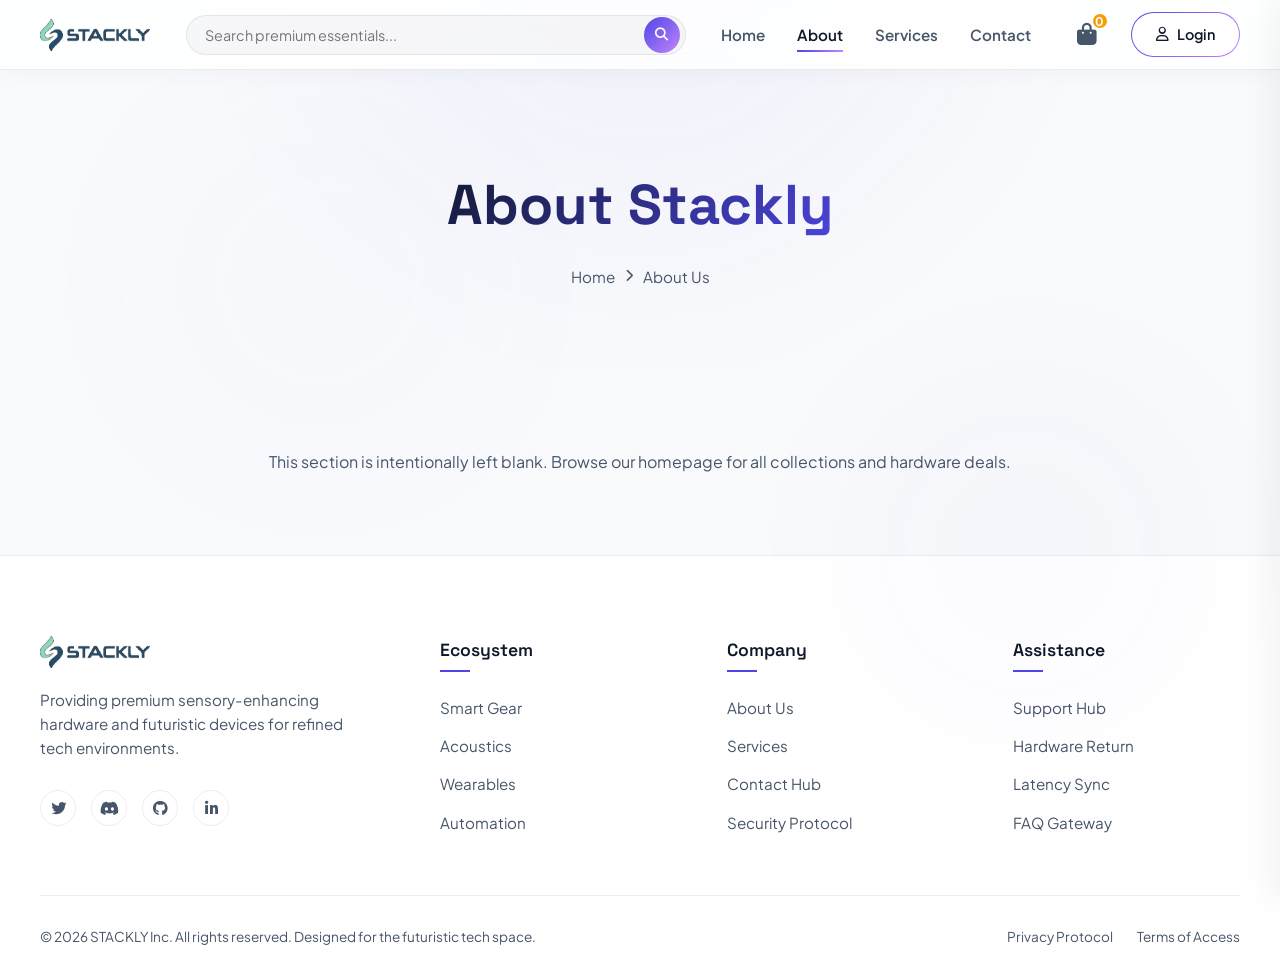
<file: about.html>
<!DOCTYPE html>
<html lang="en">
<head>
  <meta charset="UTF-8">
  <meta name="viewport" content="width=device-width, initial-scale=1.0">
  <title>About Us - Stackly Store</title>
  <meta name="description" content="Learn about Stackly, our technology-led curation ethos and our mission to build premium sensory environments.">
  
  <!-- FontAwesome for Premium Icons -->
  <link rel="stylesheet" href="https://cdnjs.cloudflare.com/ajax/libs/font-awesome/6.4.0/css/all.min.css">
  
  <!-- Custom Stylesheet -->
  <link rel="stylesheet" href="css/style.css">
</head>
<body class="preloader-active">

  <!-- preloader -->
  <div class="preloader" id="page-preloader">
    <div class="preloader-panel preloader-panel-left"></div>
    <div class="preloader-panel preloader-panel-right"></div>
    <div class="preloader-content" id="preloader-text-area">
      <div class="loader-container">
        <div class="loader-ring"></div>
        <div class="loader-ring-inner"></div>
        <img src="assets/images/stackly_symbol.png" class="loader-icon" alt="Stackly Logo" style="width: 45px; height: auto;">
      </div>
      <div class="loader-text">STACKLY</div>
    </div>
  </div>

  <!-- Background Orbs -->
  <div class="bg-glow-orb glow-purple" style="top: 10%; left: 10%;"></div>
  <div class="bg-glow-orb glow-blue" style="top: 40%; right: 5%;"></div>

  <!-- ==========================================
       NAVIGATION BAR
       ========================================== -->
  <header class="navbar-container scrolled" id="main-header">
    <nav class="navbar">
      <!-- Logo -->
      <a href="index.html" class="nav-logo" id="logo-home">
        <img src="assets/images/stackly_logo.png" class="stackly-logo" alt="Stackly Logo">
      </a>

      <!-- Search Bar -->
      <div class="nav-search">
        <input type="text" placeholder="Search premium essentials..." class="nav-search-input" id="search-input">
        <button class="nav-search-btn" id="search-submit" aria-label="Search button">
          <i class="fa-solid fa-magnifying-glass"></i>
        </button>
      </div>

      <!-- Navigation Links -->
      <ul class="nav-links">
        <li><a href="index.html" class="nav-link" id="link-home">Home</a></li>
        <li><a href="404.html" class="nav-link active" id="link-about">About</a></li>
        <li><a href="404.html" class="nav-link" id="link-services">Services</a></li>
        <li><a href="404.html" class="nav-link" id="link-contact">Contact</a></li>
        </ul>

      <!-- Action Elements -->
      <div class="nav-actions">
        <!-- Cart Trigger -->
        <button class="cart-icon-btn" id="cart-drawer-trigger" aria-label="Open shopping cart">
          <i class="fa-solid fa-bag-shopping"></i>
          <span class="cart-badge" id="cart-badge-count">0</span>
        </button>
        <!-- Login Button -->
        <a href="404.html" class="btn-login" id="nav-login-btn">
          <i class="fa-regular fa-user"></i> Login
        </a>
        <!-- Mobile Toggle -->
        <i class="fa-solid fa-bars mobile-menu-btn" id="mobile-menu-toggle"></i>
      </div>
    </nav>
  </header>

  <!-- ==========================================
       SLIDE-OUT CART DRAWER
       ========================================== -->
  <div class="cart-drawer-overlay" id="cart-overlay"></div>
  <aside class="cart-drawer" id="cart-drawer-panel">
    <div class="cart-header">
      <h3><i class="fa-solid fa-bag-shopping" style="color: var(--color-primary);"></i> Your Stackly Cart</h3>
      <button class="cart-close-btn" id="cart-drawer-close" aria-label="Close cart drawer">
        <i class="fa-solid fa-xmark"></i>
      </button>
    </div>
    <div class="cart-items-container" id="cart-items-list">
      <div class="cart-empty-message" id="cart-empty-prompt">
        <i class="fa-solid fa-basket-shopping"></i>
        <p>Your shopping cart is empty.</p>
      </div>
    </div>
    <div class="cart-footer">
      <div class="cart-subtotal">
        <span>Subtotal</span>
        <span id="cart-total-price">$0.00</span>
      </div>
      <button class="cart-checkout-btn" id="checkout-action-btn">
        <i class="fa-solid fa-circle-check"></i> Secure Checkout
      </button>
    </div>
  </aside>

  <!-- ==========================================
       MAIN CONTENTS
       ========================================== -->
  <main>
    <section class="inner-page-hero">
      <div class="section-container">
        <h1 class="inner-page-title">About <span>Stackly</span></h1>
        <div class="inner-page-breadcrumbs">
          <a href="index.html">Home</a>
          <i class="fa-solid fa-chevron-right"></i>
          <span>About Us</span>
        </div>
      </div>
    </section>

    <!-- Empty Content Area as requested -->
    <div class="inner-page-content">
      <div class="section-container" style="text-align: center; color: var(--text-muted);">
        <p>This section is intentionally left blank. Browse our homepage for all collections and hardware deals.</p>
      </div>
    </div>
  </main>

  <!-- ==========================================
       FOOTER
       ========================================== -->
  <footer class="footer" id="main-footer">
    <div class="section-container">
      <div class="footer-top">
        <div class="footer-logo-area">
          <div class="footer-logo">
            <img src="assets/images/stackly_logo.png" class="stackly-logo" alt="Stackly Logo">
          </div>
          <p class="footer-desc">Providing premium sensory-enhancing hardware and futuristic devices for refined tech environments.</p>
          <div class="footer-socials">
            <a href="404.html" class="social-link" aria-label="Stackly on Twitter"><i class="fa-brands fa-twitter"></i></a>
            <a href="404.html" class="social-link" aria-label="Stackly on Discord"><i class="fa-brands fa-discord"></i></a>
            <a href="404.html" class="social-link" aria-label="Stackly on Github"><i class="fa-brands fa-github"></i></a>
            <a href="404.html" class="social-link" aria-label="Stackly on Linkedin"><i class="fa-brands fa-linkedin-in"></i></a>
          </div>
        </div>
        <div class="footer-col">
          <h5>Ecosystem</h5>
          <div class="footer-links">
            <a href="index.html#section-categories">Smart Gear</a>
            <a href="index.html#section-categories">Acoustics</a>
            <a href="index.html#section-categories">Wearables</a>
            <a href="index.html#section-categories">Automation</a>
          </div>
        </div>
        <div class="footer-col">
          <h5>Company</h5>
          <div class="footer-links">
            <a href="404.html">About Us</a>
            <a href="404.html">Services</a>
            <a href="404.html">Contact Hub</a>
            <a href="404.html">Security Protocol</a>
          </div>
        </div>
        <div class="footer-col">
          <h5>Assistance</h5>
          <div class="footer-links">
            <a href="404.html">Support Hub</a>
            <a href="404.html">Hardware Return</a>
            <a href="404.html">Latency Sync</a>
            <a href="404.html">FAQ Gateway</a>
          </div>
        </div>
      </div>
      <div class="footer-bottom">
        <p>&copy; 2026 STACKLY Inc. All rights reserved. Designed for the futuristic tech space.</p>
        <div class="footer-legal-links">
          <a href="404.html">Privacy Protocol</a>
          <a href="404.html">Terms of Access</a>
        </div>
      </div>
    </div>
  </footer>

  <!-- App Main Logic Script -->
  <script src="js/app.js"></script>
  </div>

</body>
</html>
</file>
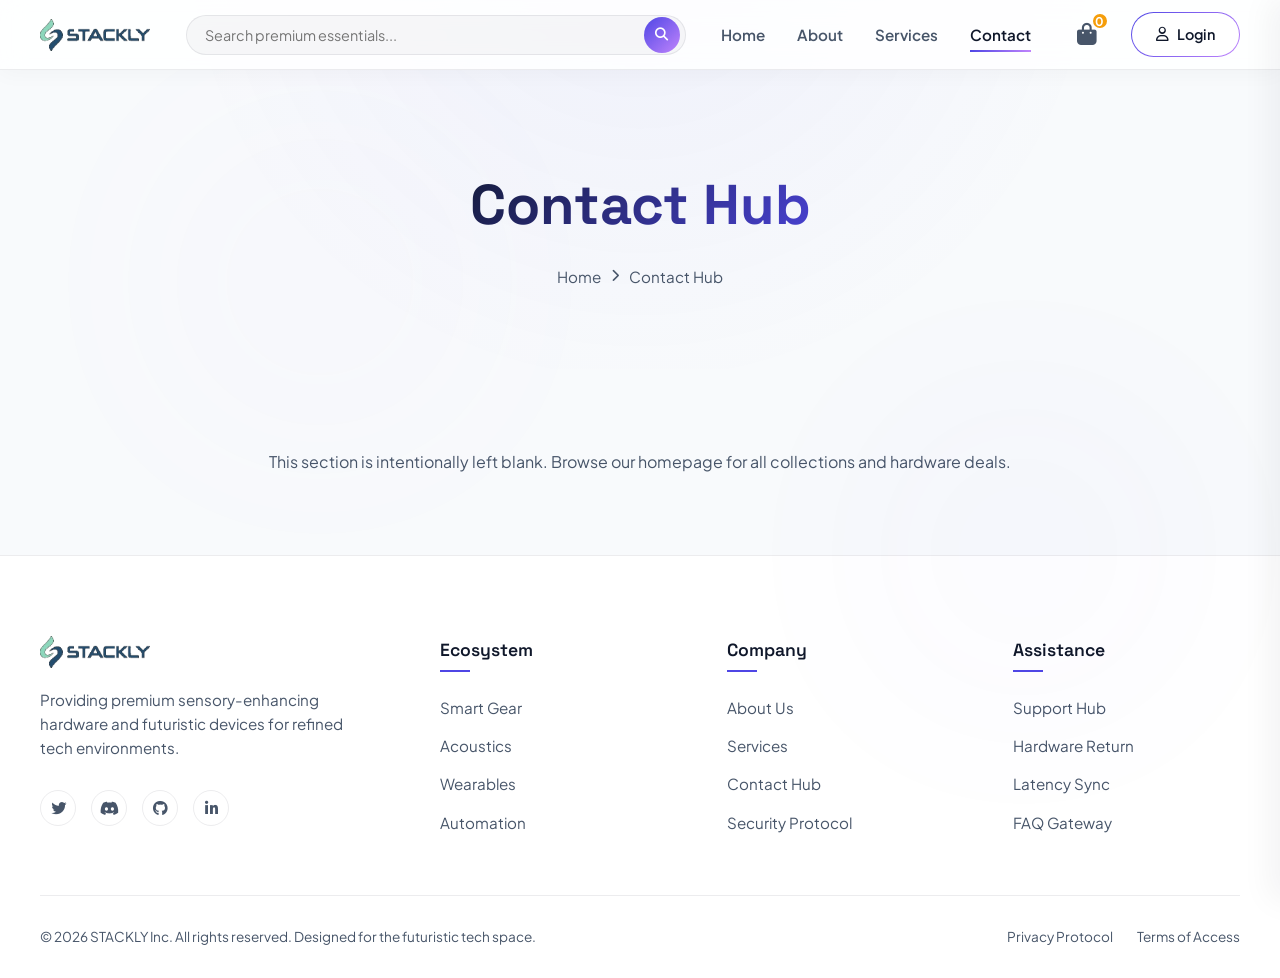
<file: contact.html>
<!DOCTYPE html>
<html lang="en">
<head>
  <meta charset="UTF-8">
  <meta name="viewport" content="width=device-width, initial-scale=1.0">
  <title>Contact Hub - Stackly Store</title>
  <meta name="description" content="Connect with Stackly support, engineering specialists, and product development nodes.">
  
  <!-- FontAwesome for Premium Icons -->
  <link rel="stylesheet" href="https://cdnjs.cloudflare.com/ajax/libs/font-awesome/6.4.0/css/all.min.css">
  
  <!-- Custom Stylesheet -->
  <link rel="stylesheet" href="css/style.css">
</head>
<body class="preloader-active">

  <!-- preloader -->
  <div class="preloader" id="page-preloader">
    <div class="preloader-panel preloader-panel-left"></div>
    <div class="preloader-panel preloader-panel-right"></div>
    <div class="preloader-content" id="preloader-text-area">
      <div class="loader-container">
        <div class="loader-ring"></div>
        <div class="loader-ring-inner"></div>
        <img src="assets/images/stackly_symbol.png" class="loader-icon" alt="Stackly Logo" style="width: 45px; height: auto;">
      </div>
      <div class="loader-text">STACKLY</div>
    </div>
  </div>

  <!-- Background Orbs -->
  <div class="bg-glow-orb glow-purple" style="top: 10%; left: 10%;"></div>
  <div class="bg-glow-orb glow-blue" style="top: 40%; right: 5%;"></div>

  <!-- ==========================================
       NAVIGATION BAR
       ========================================== -->
  <header class="navbar-container scrolled" id="main-header">
    <nav class="navbar">
      <!-- Logo -->
      <a href="index.html" class="nav-logo" id="logo-home">
        <img src="assets/images/stackly_logo.png" class="stackly-logo" alt="Stackly Logo">
      </a>

      <!-- Search Bar -->
      <div class="nav-search">
        <input type="text" placeholder="Search premium essentials..." class="nav-search-input" id="search-input">
        <button class="nav-search-btn" id="search-submit" aria-label="Search button">
          <i class="fa-solid fa-magnifying-glass"></i>
        </button>
      </div>

      <!-- Navigation Links -->
      <ul class="nav-links">
        <li><a href="index.html" class="nav-link" id="link-home">Home</a></li>
        <li><a href="404.html" class="nav-link" id="link-about">About</a></li>
        <li><a href="404.html" class="nav-link" id="link-services">Services</a></li>
        <li><a href="404.html" class="nav-link active" id="link-contact">Contact</a></li>
        </ul>

      <!-- Action Elements -->
      <div class="nav-actions">
        <!-- Cart Trigger -->
        <button class="cart-icon-btn" id="cart-drawer-trigger" aria-label="Open shopping cart">
          <i class="fa-solid fa-bag-shopping"></i>
          <span class="cart-badge" id="cart-badge-count">0</span>
        </button>
        <!-- Login Button -->
        <a href="404.html" class="btn-login" id="nav-login-btn">
          <i class="fa-regular fa-user"></i> Login
        </a>
        <!-- Mobile Toggle -->
        <i class="fa-solid fa-bars mobile-menu-btn" id="mobile-menu-toggle"></i>
      </div>
    </nav>
  </header>

  <!-- ==========================================
       SLIDE-OUT CART DRAWER
       ========================================== -->
  <div class="cart-drawer-overlay" id="cart-overlay"></div>
  <aside class="cart-drawer" id="cart-drawer-panel">
    <div class="cart-header">
      <h3><i class="fa-solid fa-bag-shopping" style="color: var(--color-primary);"></i> Your Stackly Cart</h3>
      <button class="cart-close-btn" id="cart-drawer-close" aria-label="Close cart drawer">
        <i class="fa-solid fa-xmark"></i>
      </button>
    </div>
    <div class="cart-items-container" id="cart-items-list">
      <div class="cart-empty-message" id="cart-empty-prompt">
        <i class="fa-solid fa-basket-shopping"></i>
        <p>Your shopping cart is empty.</p>
      </div>
    </div>
    <div class="cart-footer">
      <div class="cart-subtotal">
        <span>Subtotal</span>
        <span id="cart-total-price">$0.00</span>
      </div>
      <button class="cart-checkout-btn" id="checkout-action-btn">
        <i class="fa-solid fa-circle-check"></i> Secure Checkout
      </button>
    </div>
  </aside>

  <!-- ==========================================
       MAIN CONTENTS
       ========================================== -->
  <main>
    <section class="inner-page-hero">
      <div class="section-container">
        <h1 class="inner-page-title">Contact <span>Hub</span></h1>
        <div class="inner-page-breadcrumbs">
          <a href="index.html">Home</a>
          <i class="fa-solid fa-chevron-right"></i>
          <span>Contact Hub</span>
        </div>
      </div>
    </section>

    <!-- Empty Content Area as requested -->
    <div class="inner-page-content">
      <div class="section-container" style="text-align: center; color: var(--text-muted);">
        <p>This section is intentionally left blank. Browse our homepage for all collections and hardware deals.</p>
      </div>
    </div>
  </main>

  <!-- ==========================================
       FOOTER
       ========================================== -->
  <footer class="footer" id="main-footer">
    <div class="section-container">
      <div class="footer-top">
        <div class="footer-logo-area">
          <div class="footer-logo">
            <img src="assets/images/stackly_logo.png" class="stackly-logo" alt="Stackly Logo">
          </div>
          <p class="footer-desc">Providing premium sensory-enhancing hardware and futuristic devices for refined tech environments.</p>
          <div class="footer-socials">
            <a href="404.html" class="social-link" aria-label="Stackly on Twitter"><i class="fa-brands fa-twitter"></i></a>
            <a href="404.html" class="social-link" aria-label="Stackly on Discord"><i class="fa-brands fa-discord"></i></a>
            <a href="404.html" class="social-link" aria-label="Stackly on Github"><i class="fa-brands fa-github"></i></a>
            <a href="404.html" class="social-link" aria-label="Stackly on Linkedin"><i class="fa-brands fa-linkedin-in"></i></a>
          </div>
        </div>
        <div class="footer-col">
          <h5>Ecosystem</h5>
          <div class="footer-links">
            <a href="index.html#section-categories">Smart Gear</a>
            <a href="index.html#section-categories">Acoustics</a>
            <a href="index.html#section-categories">Wearables</a>
            <a href="index.html#section-categories">Automation</a>
          </div>
        </div>
        <div class="footer-col">
          <h5>Company</h5>
          <div class="footer-links">
            <a href="404.html">About Us</a>
            <a href="404.html">Services</a>
            <a href="404.html">Contact Hub</a>
            <a href="404.html">Security Protocol</a>
          </div>
        </div>
        <div class="footer-col">
          <h5>Assistance</h5>
          <div class="footer-links">
            <a href="404.html">Support Hub</a>
            <a href="404.html">Hardware Return</a>
            <a href="404.html">Latency Sync</a>
            <a href="404.html">FAQ Gateway</a>
          </div>
        </div>
      </div>
      <div class="footer-bottom">
        <p>&copy; 2026 STACKLY Inc. All rights reserved. Designed for the futuristic tech space.</p>
        <div class="footer-legal-links">
          <a href="404.html">Privacy Protocol</a>
          <a href="404.html">Terms of Access</a>
        </div>
      </div>
    </div>
  </footer>

  <!-- App Main Logic Script -->
  <script src="js/app.js"></script>
  </div>

</body>
</html>
</file>
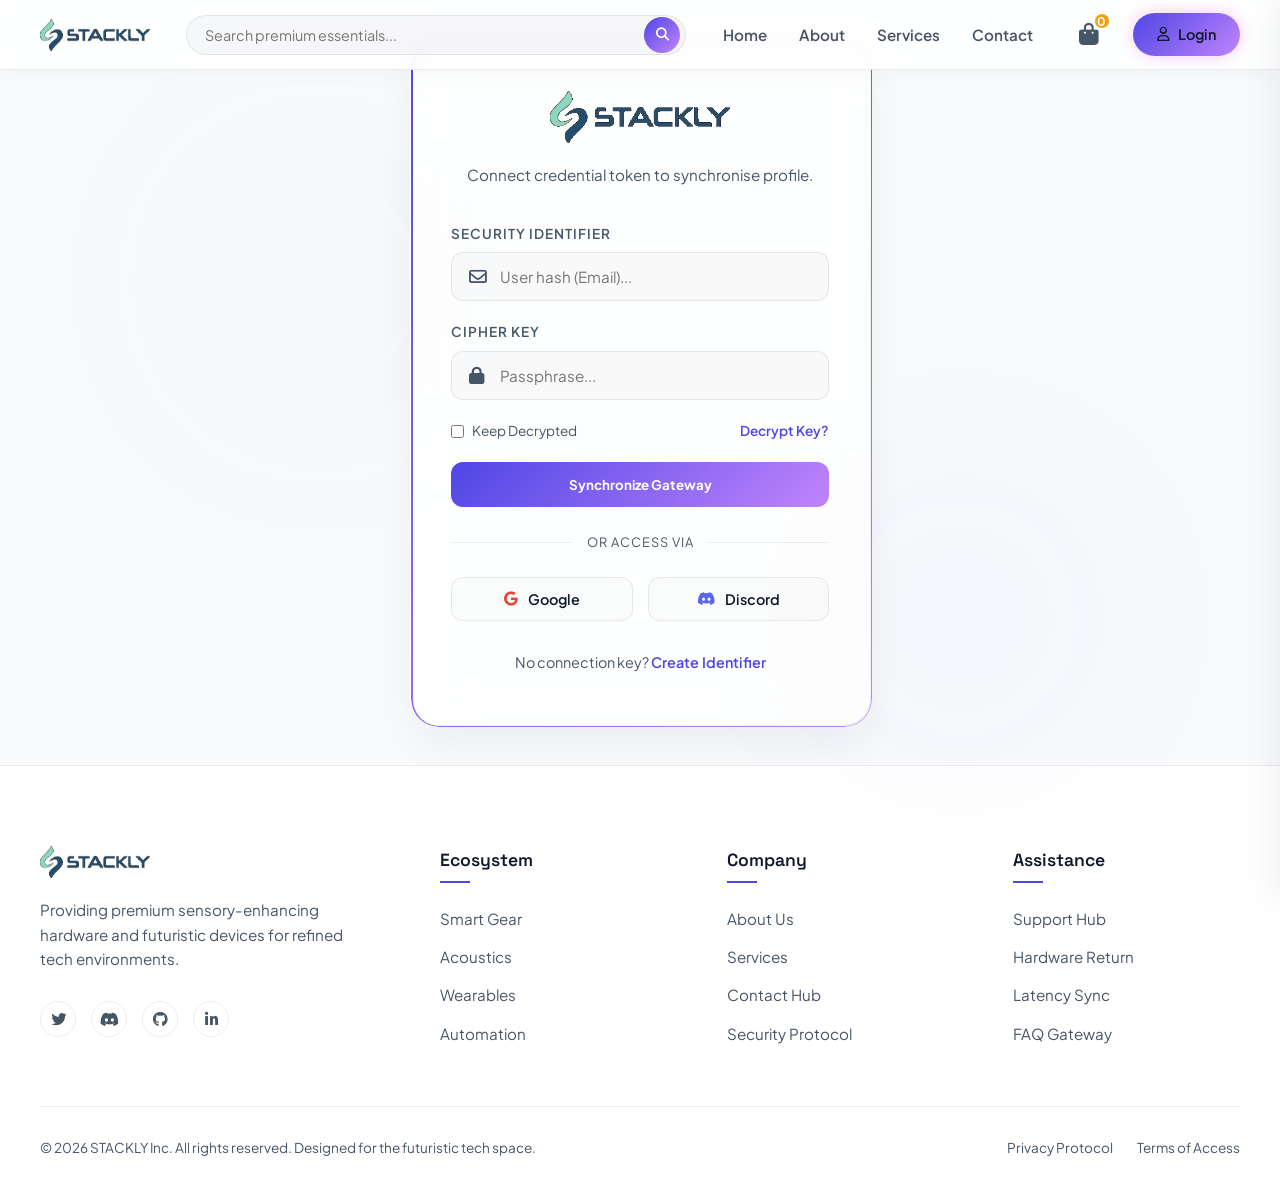
<file: login.html>
<!DOCTYPE html>
<html lang="en">
<head>
  <meta charset="UTF-8">
  <meta name="viewport" content="width=device-width, initial-scale=1.0">
  <title>Login - Stackly Store</title>
  <meta name="description" content="Access your Stackly dashboard, track orders, and sync telemetry.">
  
  <!-- FontAwesome for Premium Icons -->
  <link rel="stylesheet" href="https://cdnjs.cloudflare.com/ajax/libs/font-awesome/6.4.0/css/all.min.css">
  
  <!-- Custom Stylesheet -->
  <link rel="stylesheet" href="css/style.css">
</head>
<body class="login-body preloader-active">

  <!-- preloader -->
  <div class="preloader" id="page-preloader">
    <div class="preloader-panel preloader-panel-left"></div>
    <div class="preloader-panel preloader-panel-right"></div>
    <div class="preloader-content" id="preloader-text-area">
      <div class="loader-container">
        <div class="loader-ring"></div>
        <div class="loader-ring-inner"></div>
        <img src="assets/images/stackly_symbol.png" class="loader-icon" alt="Stackly Logo" style="width: 45px; height: auto;">
      </div>
      <div class="loader-text">STACKLY</div>
    </div>
  </div>

  <!-- Background Orbs -->
  <div class="bg-glow-orb glow-purple" style="top: 10%; left: 10%;"></div>
  <div class="bg-glow-orb glow-blue" style="bottom: 10%; right: 10%;"></div>

  <!-- ==========================================
       NAVIGATION BAR
       ========================================== -->
  <header class="navbar-container scrolled" id="main-header">
    <nav class="navbar">
      <!-- Logo -->
      <a href="index.html" class="nav-logo" id="logo-home">
        <img src="assets/images/stackly_logo.png" class="stackly-logo" alt="Stackly Logo">
      </a>

      <!-- Search Bar -->
      <div class="nav-search">
        <input type="text" placeholder="Search premium essentials..." class="nav-search-input" id="search-input">
        <button class="nav-search-btn" id="search-submit" aria-label="Search button">
          <i class="fa-solid fa-magnifying-glass"></i>
        </button>
      </div>

      <!-- Navigation Links -->
      <ul class="nav-links">
        <li><a href="index.html" class="nav-link" id="link-home">Home</a></li>
        <li><a href="404.html" class="nav-link" id="link-about">About</a></li>
        <li><a href="404.html" class="nav-link" id="link-services">Services</a></li>
        <li><a href="404.html" class="nav-link" id="link-contact">Contact</a></li>
        </ul>

      <!-- Action Elements -->
      <div class="nav-actions">
        <!-- Cart Trigger -->
        <button class="cart-icon-btn" id="cart-drawer-trigger" aria-label="Open shopping cart">
          <i class="fa-solid fa-bag-shopping"></i>
          <span class="cart-badge" id="cart-badge-count">0</span>
        </button>
        <!-- Login Button -->
        <a href="404.html" class="btn-login" style="background: linear-gradient(135deg, var(--color-primary), var(--color-secondary)); color: var(--text-main); border: none; box-shadow: 0 0 15px rgba(217, 70, 239, 0.3);" id="nav-login-btn">
          <i class="fa-regular fa-user"></i> Login
        </a>
        <!-- Mobile Toggle -->
        <i class="fa-solid fa-bars mobile-menu-btn" id="mobile-menu-toggle"></i>
      </div>
    </nav>
  </header>

  <!-- ==========================================
       SLIDE-OUT CART DRAWER
       ========================================== -->
  <div class="cart-drawer-overlay" id="cart-overlay"></div>
  <aside class="cart-drawer" id="cart-drawer-panel">
    <div class="cart-header">
      <h3><i class="fa-solid fa-bag-shopping" style="color: var(--color-primary);"></i> Your Stackly Cart</h3>
      <button class="cart-close-btn" id="cart-drawer-close" aria-label="Close cart drawer">
        <i class="fa-solid fa-xmark"></i>
      </button>
    </div>
    <div class="cart-items-container" id="cart-items-list">
      <div class="cart-empty-message" id="cart-empty-prompt">
        <i class="fa-solid fa-basket-shopping"></i>
        <p>Your shopping cart is empty.</p>
      </div>
    </div>
    <div class="cart-footer">
      <div class="cart-subtotal">
        <span>Subtotal</span>
        <span id="cart-total-price">$0.00</span>
      </div>
      <button class="cart-checkout-btn" id="checkout-action-btn">
        <i class="fa-solid fa-circle-check"></i> Secure Checkout
      </button>
    </div>
  </aside>

  <!-- ==========================================
       LOGIN MAIN CONTAINER
       ========================================== -->
  <main class="login-wrapper">
    <div class="login-card glass-premium">
      <div style="display: flex; justify-content: center; margin-bottom: 20px;">
        <img src="assets/images/stackly_logo.png" class="stackly-logo" alt="Stackly Logo" style="width: 180px; height: auto;">
      </div>
      <p class="login-subtitle">Connect credential token to synchronise profile.</p>
      
      <form class="login-form" id="login-form-container" onsubmit="event.preventDefault(); alert('Telemetry Sync Completed. Access Granted.'); window.location.href='index.html';">
        <!-- Username/Email -->
        <div class="form-group">
          <label for="login-email" class="form-label">Security Identifier</label>
          <div class="form-input-wrapper">
            <input type="email" id="login-email" class="form-input" placeholder="User hash (Email)..." required autocomplete="username">
            <i class="fa-regular fa-envelope"></i>
          </div>
        </div>
        
        <!-- Password -->
        <div class="form-group">
          <label for="login-password" class="form-label">Cipher Key</label>
          <div class="form-input-wrapper">
            <input type="password" id="login-password" class="form-input" placeholder="Passphrase..." required autocomplete="current-password">
            <i class="fa-solid fa-lock"></i>
          </div>
        </div>
        
        <!-- Options Row -->
        <div class="login-options">
          <label class="remember-me">
            <input type="checkbox" id="login-remember">
            <span>Keep Decrypted</span>
          </label>
          <a href="#" class="forgot-password">Decrypt Key?</a>
        </div>
        
        <!-- Submit Button -->
        <button type="submit" class="btn-submit" id="login-submit-btn">Synchronize Gateway</button>
      </form>
      
      <!-- Divider -->
      <div class="login-divider">Or Access Via</div>
      
      <!-- Social Buttons -->
      <div class="social-login-grid">
        <button class="social-login-btn" id="google-auth-btn"><i class="fa-brands fa-google" style="color: #ea4335;"></i> Google</button>
        <button class="social-login-btn" id="discord-auth-btn"><i class="fa-brands fa-discord" style="color: #5865f2;"></i> Discord</button>
      </div>
      
      <!-- Register Link -->
      <p class="register-prompt">No connection key? <a href="#">Create Identifier</a></p>
    </div>
  </main>

  <!-- ==========================================
       FOOTER
       ========================================== -->
  <footer class="footer" id="main-footer">
    <div class="section-container">
      <div class="footer-top">
        <div class="footer-logo-area">
          <div class="footer-logo">
            <img src="assets/images/stackly_logo.png" class="stackly-logo" alt="Stackly Logo">
          </div>
          <p class="footer-desc">Providing premium sensory-enhancing hardware and futuristic devices for refined tech environments.</p>
          <div class="footer-socials">
            <a href="404.html" class="social-link" aria-label="Stackly on Twitter"><i class="fa-brands fa-twitter"></i></a>
            <a href="404.html" class="social-link" aria-label="Stackly on Discord"><i class="fa-brands fa-discord"></i></a>
            <a href="404.html" class="social-link" aria-label="Stackly on Github"><i class="fa-brands fa-github"></i></a>
            <a href="404.html" class="social-link" aria-label="Stackly on Linkedin"><i class="fa-brands fa-linkedin-in"></i></a>
          </div>
        </div>
        <div class="footer-col">
          <h5>Ecosystem</h5>
          <div class="footer-links">
            <a href="index.html#section-categories">Smart Gear</a>
            <a href="index.html#section-categories">Acoustics</a>
            <a href="index.html#section-categories">Wearables</a>
            <a href="index.html#section-categories">Automation</a>
          </div>
        </div>
        <div class="footer-col">
          <h5>Company</h5>
          <div class="footer-links">
            <a href="404.html">About Us</a>
            <a href="404.html">Services</a>
            <a href="404.html">Contact Hub</a>
            <a href="404.html">Security Protocol</a>
          </div>
        </div>
        <div class="footer-col">
          <h5>Assistance</h5>
          <div class="footer-links">
            <a href="404.html">Support Hub</a>
            <a href="404.html">Hardware Return</a>
            <a href="404.html">Latency Sync</a>
            <a href="404.html">FAQ Gateway</a>
          </div>
        </div>
      </div>
      <div class="footer-bottom">
        <p>&copy; 2026 STACKLY Inc. All rights reserved. Designed for the futuristic tech space.</p>
        <div class="footer-legal-links">
          <a href="404.html">Privacy Protocol</a>
          <a href="404.html">Terms of Access</a>
        </div>
      </div>
    </div>
  </footer>

  <!-- App Main Logic Script -->
  <script src="js/app.js"></script>
  </div>

</body>
</html>
</file>
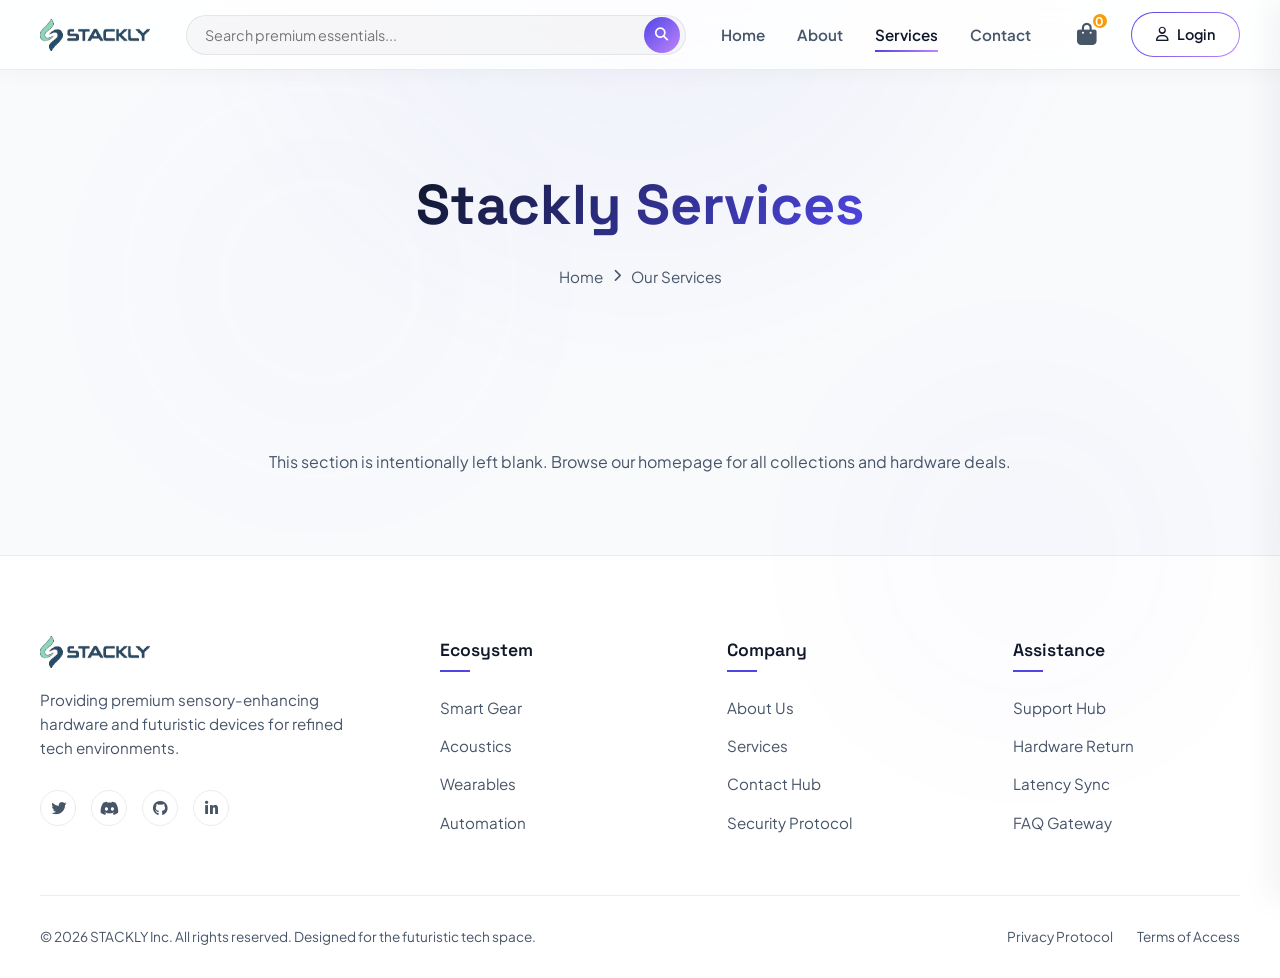
<file: services.html>
<!DOCTYPE html>
<html lang="en">
<head>
  <meta charset="UTF-8">
  <meta name="viewport" content="width=device-width, initial-scale=1.0">
  <title>Services - Stackly Store</title>
  <meta name="description" content="Explore Stackly premium services, tech synchronizations, warranty frameworks, and engineering consultations.">
  
  <!-- FontAwesome for Premium Icons -->
  <link rel="stylesheet" href="https://cdnjs.cloudflare.com/ajax/libs/font-awesome/6.4.0/css/all.min.css">
  
  <!-- Custom Stylesheet -->
  <link rel="stylesheet" href="css/style.css">
</head>
<body class="preloader-active">

  <!-- preloader -->
  <div class="preloader" id="page-preloader">
    <div class="preloader-panel preloader-panel-left"></div>
    <div class="preloader-panel preloader-panel-right"></div>
    <div class="preloader-content" id="preloader-text-area">
      <div class="loader-container">
        <div class="loader-ring"></div>
        <div class="loader-ring-inner"></div>
        <img src="assets/images/stackly_symbol.png" class="loader-icon" alt="Stackly Logo" style="width: 45px; height: auto;">
      </div>
      <div class="loader-text">STACKLY</div>
    </div>
  </div>

  <!-- Background Orbs -->
  <div class="bg-glow-orb glow-purple" style="top: 10%; left: 10%;"></div>
  <div class="bg-glow-orb glow-blue" style="top: 40%; right: 5%;"></div>

  <!-- ==========================================
       NAVIGATION BAR
       ========================================== -->
  <header class="navbar-container scrolled" id="main-header">
    <nav class="navbar">
      <!-- Logo -->
      <a href="index.html" class="nav-logo" id="logo-home">
        <img src="assets/images/stackly_logo.png" class="stackly-logo" alt="Stackly Logo">
      </a>

      <!-- Search Bar -->
      <div class="nav-search">
        <input type="text" placeholder="Search premium essentials..." class="nav-search-input" id="search-input">
        <button class="nav-search-btn" id="search-submit" aria-label="Search button">
          <i class="fa-solid fa-magnifying-glass"></i>
        </button>
      </div>

      <!-- Navigation Links -->
      <ul class="nav-links">
        <li><a href="index.html" class="nav-link" id="link-home">Home</a></li>
        <li><a href="404.html" class="nav-link" id="link-about">About</a></li>
        <li><a href="404.html" class="nav-link active" id="link-services">Services</a></li>
        <li><a href="404.html" class="nav-link" id="link-contact">Contact</a></li>
        </ul>

      <!-- Action Elements -->
      <div class="nav-actions">
        <!-- Cart Trigger -->
        <button class="cart-icon-btn" id="cart-drawer-trigger" aria-label="Open shopping cart">
          <i class="fa-solid fa-bag-shopping"></i>
          <span class="cart-badge" id="cart-badge-count">0</span>
        </button>
        <!-- Login Button -->
        <a href="404.html" class="btn-login" id="nav-login-btn">
          <i class="fa-regular fa-user"></i> Login
        </a>
        <!-- Mobile Toggle -->
        <i class="fa-solid fa-bars mobile-menu-btn" id="mobile-menu-toggle"></i>
      </div>
    </nav>
  </header>

  <!-- ==========================================
       SLIDE-OUT CART DRAWER
       ========================================== -->
  <div class="cart-drawer-overlay" id="cart-overlay"></div>
  <aside class="cart-drawer" id="cart-drawer-panel">
    <div class="cart-header">
      <h3><i class="fa-solid fa-bag-shopping" style="color: var(--color-primary);"></i> Your Stackly Cart</h3>
      <button class="cart-close-btn" id="cart-drawer-close" aria-label="Close cart drawer">
        <i class="fa-solid fa-xmark"></i>
      </button>
    </div>
    <div class="cart-items-container" id="cart-items-list">
      <div class="cart-empty-message" id="cart-empty-prompt">
        <i class="fa-solid fa-basket-shopping"></i>
        <p>Your shopping cart is empty.</p>
      </div>
    </div>
    <div class="cart-footer">
      <div class="cart-subtotal">
        <span>Subtotal</span>
        <span id="cart-total-price">$0.00</span>
      </div>
      <button class="cart-checkout-btn" id="checkout-action-btn">
        <i class="fa-solid fa-circle-check"></i> Secure Checkout
      </button>
    </div>
  </aside>

  <!-- ==========================================
       MAIN CONTENTS
       ========================================== -->
  <main>
    <section class="inner-page-hero">
      <div class="section-container">
        <h1 class="inner-page-title">Stackly <span>Services</span></h1>
        <div class="inner-page-breadcrumbs">
          <a href="index.html">Home</a>
          <i class="fa-solid fa-chevron-right"></i>
          <span>Our Services</span>
        </div>
      </div>
    </section>

    <!-- Empty Content Area as requested -->
    <div class="inner-page-content">
      <div class="section-container" style="text-align: center; color: var(--text-muted);">
        <p>This section is intentionally left blank. Browse our homepage for all collections and hardware deals.</p>
      </div>
    </div>
  </main>

  <!-- ==========================================
       FOOTER
       ========================================== -->
  <footer class="footer" id="main-footer">
    <div class="section-container">
      <div class="footer-top">
        <div class="footer-logo-area">
          <div class="footer-logo">
            <img src="assets/images/stackly_logo.png" class="stackly-logo" alt="Stackly Logo">
          </div>
          <p class="footer-desc">Providing premium sensory-enhancing hardware and futuristic devices for refined tech environments.</p>
          <div class="footer-socials">
            <a href="404.html" class="social-link" aria-label="Stackly on Twitter"><i class="fa-brands fa-twitter"></i></a>
            <a href="404.html" class="social-link" aria-label="Stackly on Discord"><i class="fa-brands fa-discord"></i></a>
            <a href="404.html" class="social-link" aria-label="Stackly on Github"><i class="fa-brands fa-github"></i></a>
            <a href="404.html" class="social-link" aria-label="Stackly on Linkedin"><i class="fa-brands fa-linkedin-in"></i></a>
          </div>
        </div>
        <div class="footer-col">
          <h5>Ecosystem</h5>
          <div class="footer-links">
            <a href="index.html#section-categories">Smart Gear</a>
            <a href="index.html#section-categories">Acoustics</a>
            <a href="index.html#section-categories">Wearables</a>
            <a href="index.html#section-categories">Automation</a>
          </div>
        </div>
        <div class="footer-col">
          <h5>Company</h5>
          <div class="footer-links">
            <a href="404.html">About Us</a>
            <a href="404.html">Services</a>
            <a href="404.html">Contact Hub</a>
            <a href="404.html">Security Protocol</a>
          </div>
        </div>
        <div class="footer-col">
          <h5>Assistance</h5>
          <div class="footer-links">
            <a href="404.html">Support Hub</a>
            <a href="404.html">Hardware Return</a>
            <a href="404.html">Latency Sync</a>
            <a href="404.html">FAQ Gateway</a>
          </div>
        </div>
      </div>
      <div class="footer-bottom">
        <p>&copy; 2026 STACKLY Inc. All rights reserved. Designed for the futuristic tech space.</p>
        <div class="footer-legal-links">
          <a href="404.html">Privacy Protocol</a>
          <a href="404.html">Terms of Access</a>
        </div>
      </div>
    </div>
  </footer>

  <!-- App Main Logic Script -->
  <script src="js/app.js"></script>
  </div>

</body>
</html>
</file>
<file: css/style.css>
@import url('https://fonts.googleapis.com/css2?family=Plus+Jakarta+Sans:wght@300;400;500;600;700;800&family=Space+Grotesk:wght@400;500;600;700&display=swap');

/* ==========================================
   CSS VARIABLES & GLOBAL STYLES (LIGHT THEME)
   ========================================== */
:root {
  --bg-primary: #f8fafc;
  /* Soft Slate-50 */
  --bg-secondary: #ffffff;
  /* Pure White */
  --bg-card: rgba(255, 255, 255, 0.7);
  --bg-card-hover: rgba(255, 255, 255, 0.95);

  --color-primary: #4f46e5;
  /* Royal Indigo */
  --color-primary-glow: rgba(79, 70, 229, 0.12);
  --color-secondary: #c084fc;
  /* Electric Orchid */
  --color-secondary-glow: rgba(192, 132, 252, 0.12);
  --color-accent: #f59e0b;
  /* Amber */
  --color-accent-glow: rgba(245, 158, 11, 0.15);
  --color-success: #10b981;
  /* Emerald */

  --text-main: #0f172a;
  /* Slate-900 (Dark Charcoal) */
  --text-muted: #475569;
  /* Slate-600 (Muted) */
  --text-dark: #0f172a;

  --border-color: rgba(15, 23, 42, 0.08);
  /* Cool Grey */
  --border-color-glow: rgba(79, 70, 229, 0.35);
  --border-glass: rgba(255, 255, 255, 0.6);

  --font-sans: 'Plus Jakarta Sans', sans-serif;
  --font-display: 'Space Grotesk', sans-serif;

  --transition-fast: 0.2s cubic-bezier(0.4, 0, 0.2, 1);
  --transition-normal: 0.4s cubic-bezier(0.4, 0, 0.2, 1);
  --transition-slow: 0.6s cubic-bezier(0.4, 0, 0.2, 1);

  --nav-height: 80px;

  /* Soft Premium Shadows instead of Glowing Box Shadows */
  --shadow-card: 0 10px 30px -10px rgba(15, 23, 42, 0.05), 0 1px 3px 0 rgba(15, 23, 42, 0.02);
  --shadow-hover: 0 20px 40px -15px rgba(79, 70, 229, 0.15), 0 2px 8px 0 rgba(79, 70, 229, 0.04);
}

* {
  margin: 0;
  padding: 0;
  box-sizing: border-box;
  scroll-behavior: smooth;
}

html {
  overflow-x: hidden;
  width: 100%;
}

body {
  background-color: var(--bg-primary);
  color: var(--text-main);
  font-family: var(--font-sans);
  overflow-x: hidden;
  width: 100%;
  line-height: 1.6;
}

body.preloader-active {
  overflow: hidden;
}

a {
  text-decoration: none;
  color: inherit;
}

ul {
  list-style: none;
}

img {
  max-width: 100%;
  height: auto;
  display: block;
}

input,
button,
select {
  font-family: inherit;
  background: none;
  border: none;
  color: inherit;
}

/* Scrollbar Style */
::-webkit-scrollbar {
  width: 8px;
  height: 8px;
}

::-webkit-scrollbar-track {
  background: var(--bg-primary);
}

::-webkit-scrollbar-thumb {
  background: rgba(15, 23, 42, 0.1);
  border-radius: 10px;
}

::-webkit-scrollbar-thumb:hover {
  background: var(--color-primary);
}

/* ==========================================
   UNIQUE PRELOADER
   ========================================== */
.preloader {
  position: fixed;
  top: 0;
  left: 0;
  width: 100%;
  height: 100%;
  z-index: 9999;
  display: flex;
  justify-content: center;
  align-items: center;
  pointer-events: none;
  transition: visibility var(--transition-slow);
}

.preloader-panel {
  position: absolute;
  top: 0;
  width: 50%;
  height: 100%;
  background: #ffffff;
  /* Clean light panel slide */
  transition: transform var(--transition-slow) cubic-bezier(0.85, 0, 0.15, 1);
  pointer-events: auto;
}

.preloader-panel-left {
  left: 0;
}

.preloader-panel-right {
  right: 0;
}

.preloader-content {
  position: relative;
  z-index: 10;
  display: flex;
  flex-direction: column;
  align-items: center;
  gap: 20px;
  transition: opacity var(--transition-normal), transform var(--transition-normal);
}

.loader-container {
  position: relative;
  width: 120px;
  height: 120px;
}

.loader-ring {
  position: absolute;
  top: 0;
  left: 0;
  width: 100%;
  height: 100%;
  border: 4px solid transparent;
  border-top-color: var(--color-primary);
  border-bottom-color: var(--color-secondary);
  border-radius: 50%;
  animation: spin 1.5s linear infinite;
  filter: drop-shadow(0 0 10px var(--color-primary-glow));
}

.loader-ring-inner {
  position: absolute;
  top: 15px;
  left: 15px;
  right: 15px;
  bottom: 15px;
  border: 3px solid transparent;
  border-left-color: var(--color-accent);
  border-right-color: var(--color-primary);
  border-radius: 50%;
  animation: spin-reverse 1.2s linear infinite;
}

.loader-icon {
  position: absolute;
  top: 50%;
  left: 50%;
  transform: translate(-50%, -50%);
  font-size: 2.2rem;
  color: var(--color-primary);
  animation: pulse-glow 1.5s ease-in-out infinite alternate;
}

.loader-text {
  font-family: var(--font-display);
  font-size: 1.5rem;
  font-weight: 700;
  letter-spacing: 4px;
  color: var(--text-main);
  background: linear-gradient(135deg, var(--text-main) 30%, var(--color-primary) 70%, var(--color-secondary));
  -webkit-background-clip: text;
  -webkit-text-fill-color: transparent;
  animation: float 3s ease-in-out infinite;
}

/* Loaded State */
.loaded .preloader {
  visibility: hidden;
}

.loaded .preloader-panel-left {
  transform: translateX(-100%);
}

.loaded .preloader-panel-right {
  transform: translateX(100%);
}

.loaded .preloader-content {
  opacity: 0;
  transform: scale(0.8);
}

/* ==========================================
   GLASSMORPHISM & DECORATIVE GLOWS
   ========================================== */
.glass {
  background: var(--bg-card);
  backdrop-filter: blur(16px);
  -webkit-backdrop-filter: blur(16px);
  border: 1px solid var(--border-color);
  box-shadow: var(--shadow-card);
}

.glass-premium {
  background: rgba(255, 255, 255, 0.75);
  backdrop-filter: blur(24px);
  -webkit-backdrop-filter: blur(24px);
  border: 1px solid rgba(255, 255, 255, 0.8);
  box-shadow: 0 20px 40px -15px rgba(15, 23, 42, 0.08);
}

.bg-glow-orb {
  position: fixed;
  /* fixed avoids causing horizontal scroll overflow */
  width: clamp(200px, 30vw, 400px);
  height: clamp(200px, 30vw, 400px);
  border-radius: 50%;
  filter: blur(120px);
  pointer-events: none;
  z-index: 0;
  opacity: 0.06;
  /* Softer light mode glow */
}

.glow-purple {
  background: radial-gradient(circle, var(--color-secondary) 0%, transparent 70%);
}

.glow-blue {
  background: radial-gradient(circle, var(--color-primary) 0%, transparent 70%);
}

/* ==========================================
   STICKY NAVBAR
   ========================================== */
.navbar-container {
  position: fixed;
  top: 0;
  left: 0;
  width: 100%;
  height: var(--nav-height);
  z-index: 1000;
  transition: all var(--transition-normal);
  border-bottom: 1px solid transparent;
}

.navbar-container.scrolled {
  background: rgba(255, 255, 255, 0.85);
  backdrop-filter: blur(12px);
  -webkit-backdrop-filter: blur(12px);
  height: 70px;
  border-bottom: 1px solid var(--border-color);
  box-shadow: 0 4px 20px rgba(15, 23, 42, 0.03);
}

.navbar {
  max-width: 1400px;
  height: 100%;
  margin: 0 auto;
  padding: 0 40px;
  display: flex;
  align-items: center;
  justify-content: space-between;
  gap: 20px;
}

.nav-logo {
  font-family: var(--font-display);
  font-size: 1.8rem;
  font-weight: 700;
  letter-spacing: 2px;
  display: flex;
  align-items: center;
  gap: 8px;
  background: linear-gradient(135deg, var(--text-main) 30%, var(--color-primary) 70%, var(--color-secondary));
  -webkit-background-clip: text;
  -webkit-text-fill-color: transparent;
}

.nav-logo i {
  color: var(--color-primary);
  -webkit-text-fill-color: initial;
  background: none;
}

.nav-links {
  display: flex;
  align-items: center;
  gap: 32px;
}

.nav-link {
  font-weight: 600;
  font-size: 0.95rem;
  color: var(--text-muted);
  position: relative;
  padding: 8px 0;
  transition: color var(--transition-fast);
}

.nav-link::after {
  content: '';
  position: absolute;
  bottom: 0;
  left: 0;
  width: 0;
  height: 2px;
  background: linear-gradient(90deg, var(--color-primary), var(--color-secondary));
  transition: width var(--transition-normal);
}

.nav-link:hover,
.nav-link.active {
  color: var(--text-main);
}

.nav-link:hover::after,
.nav-link.active::after {
  width: 100%;
}

/* Search bar */
.nav-search {
  flex: 1;
  max-width: 500px;
  position: relative;
  display: flex;
  align-items: center;
}

.nav-search-input {
  width: 100%;
  padding: 10px 48px 10px 18px;
  border-radius: 50px;
  background: rgba(15, 23, 42, 0.03);
  border: 1px solid var(--border-color);
  font-size: 0.9rem;
  color: var(--text-main);
  transition: all var(--transition-normal);
}

.nav-search-input:focus {
  outline: none;
  background: #ffffff;
  border-color: var(--color-primary);
  box-shadow: 0 0 15px rgba(79, 70, 229, 0.1);
}

.nav-search-btn {
  position: absolute;
  right: 6px;
  width: 36px;
  height: 36px;
  border-radius: 50%;
  background: linear-gradient(135deg, var(--color-primary), var(--color-secondary));
  display: flex;
  justify-content: center;
  align-items: center;
  cursor: pointer;
  color: #ffffff;
  transition: transform var(--transition-fast), box-shadow var(--transition-fast);
}

.nav-search-btn:hover {
  transform: scale(1.05);
}

.nav-actions {
  display: flex;
  align-items: center;
  gap: 24px;
}

.cart-icon-btn {
  position: relative;
  font-size: 1.4rem;
  cursor: pointer;
  color: var(--text-muted);
  transition: color var(--transition-fast), transform var(--transition-fast);
  display: flex;
  align-items: center;
  justify-content: center;
  width: 40px;
  height: 40px;
  border-radius: 50%;
}

.cart-icon-btn:hover {
  color: var(--text-main);
  transform: scale(1.1);
  background: rgba(15, 23, 42, 0.03);
}

.cart-badge {
  position: absolute;
  top: -2px;
  right: -2px;
  background: var(--color-accent);
  color: #ffffff;
  font-size: 0.75rem;
  font-weight: 700;
  width: 18px;
  height: 18px;
  border-radius: 50%;
  display: flex;
  justify-content: center;
  align-items: center;
  border: 2px solid var(--bg-secondary);
  animation: pulse-ring 2s infinite;
}

.btn-login {
  padding: 10px 24px;
  border-radius: 50px;
  font-weight: 600;
  font-size: 0.9rem;
  color: var(--text-main);
  display: flex;
  align-items: center;
  gap: 8px;
  cursor: pointer;
  transition: all var(--transition-normal);
  background: linear-gradient(var(--bg-secondary), var(--bg-secondary)) padding-box,
    linear-gradient(135deg, var(--color-primary), var(--color-secondary)) border-box;
  border: 1.5px solid transparent;
}

.btn-login:hover {
  background: linear-gradient(135deg, var(--color-primary), var(--color-secondary));
  color: #ffffff;
  transform: translateY(-2px);
}

.mobile-menu-btn {
  display: none;
  font-size: 1.5rem;
  cursor: pointer;
  color: var(--text-main);
}

/* ==========================================
   BUTTONS & ACCENTS
   ========================================== */
.btn-primary {
  padding: 12px 28px;
  border-radius: 50px;
  font-weight: 600;
  color: #ffffff;
  background: linear-gradient(135deg, var(--color-primary), var(--color-secondary));
  box-shadow: 0 4px 15px rgba(79, 70, 229, 0.25);
  cursor: pointer;
  display: inline-flex;
  align-items: center;
  gap: 10px;
  transition: all var(--transition-normal);
}

.btn-primary:hover {
  transform: translateY(-3px);
  box-shadow: 0 8px 25px rgba(79, 70, 229, 0.35);
}

.btn-outline {
  padding: 12px 28px;
  border-radius: 50px;
  font-weight: 600;
  border: 1.5px solid var(--border-color);
  cursor: pointer;
  display: inline-flex;
  align-items: center;
  gap: 10px;
  transition: all var(--transition-normal);
}

.btn-outline:hover {
  border-color: var(--text-main);
  background: rgba(15, 23, 42, 0.02);
  transform: translateY(-3px);
}

.tag-hot {
  background: var(--color-accent);
  color: #ffffff;
  font-size: 0.75rem;
  font-weight: 700;
  text-transform: uppercase;
  padding: 4px 10px;
  border-radius: 4px;
}

/* ==========================================
   SLIDE-OUT CART DRAWER
   ========================================== */
.cart-drawer-overlay {
  position: fixed;
  top: 0;
  left: 0;
  width: 100%;
  height: 100%;
  background: rgba(15, 23, 42, 0.3);
  backdrop-filter: blur(4px);
  z-index: 2000;
  opacity: 0;
  pointer-events: none;
  transition: opacity var(--transition-normal);
}

.cart-drawer-overlay.active {
  opacity: 1;
  pointer-events: auto;
}

.cart-drawer {
  position: fixed;
  top: 0;
  right: -420px;
  width: 100%;
  max-width: 420px;
  height: 100%;
  background: rgba(255, 255, 255, 0.95);
  backdrop-filter: blur(20px);
  -webkit-backdrop-filter: blur(20px);
  z-index: 2001;
  box-shadow: -10px 0 30px rgba(15, 23, 42, 0.05);
  transition: right var(--transition-normal) cubic-bezier(0.4, 0, 0.2, 1);
  display: flex;
  flex-direction: column;
}

.cart-drawer.active {
  right: 0;
}

.cart-header {
  padding: 24px;
  border-bottom: 1px solid var(--border-color);
  display: flex;
  justify-content: space-between;
  align-items: center;
}

.cart-header h3 {
  font-family: var(--font-display);
  font-size: 1.3rem;
  font-weight: 700;
  display: flex;
  align-items: center;
  gap: 10px;
}

.cart-close-btn {
  font-size: 1.5rem;
  cursor: pointer;
  color: var(--text-muted);
  transition: color var(--transition-fast), transform var(--transition-fast);
}

.cart-close-btn:hover {
  color: var(--text-main);
  transform: rotate(90deg);
}

.cart-items-container {
  flex: 1;
  overflow-y: auto;
  padding: 24px;
  display: flex;
  flex-direction: column;
  gap: 20px;
}

.cart-empty-message {
  margin: auto;
  text-align: center;
  color: var(--text-muted);
  display: flex;
  flex-direction: column;
  align-items: center;
  gap: 15px;
}

.cart-empty-message i {
  font-size: 3rem;
  color: rgba(15, 23, 42, 0.05);
}

.cart-item {
  display: flex;
  gap: 15px;
  padding-bottom: 20px;
  border-bottom: 1px solid rgba(0, 0, 0, 0.05);
  animation: slide-in-left 0.3s ease-out;
}

.cart-item-img {
  width: 80px;
  height: 80px;
  border-radius: 8px;
  overflow: hidden;
  background: var(--bg-primary);
  border: 1px solid var(--border-color);
  display: flex;
  justify-content: center;
  align-items: center;
  padding: 5px;
}

.cart-item-img img {
  max-height: 100%;
  object-fit: contain;
}

.cart-item-info {
  flex: 1;
  display: flex;
  flex-direction: column;
  justify-content: space-between;
}

.cart-item-title {
  font-size: 0.95rem;
  font-weight: 600;
  color: var(--text-main);
}

.cart-item-price {
  color: var(--color-primary);
  font-weight: 700;
  font-size: 0.95rem;
}

.cart-item-ctrl {
  display: flex;
  justify-content: space-between;
  align-items: center;
}

.cart-qty {
  display: flex;
  align-items: center;
  border: 1px solid rgba(0, 0, 0, 0.08);
  border-radius: 4px;
}

.cart-qty-btn {
  width: 24px;
  height: 24px;
  display: flex;
  justify-content: center;
  align-items: center;
  font-size: 0.8rem;
  cursor: pointer;
  transition: background var(--transition-fast);
}

.cart-qty-btn:hover {
  background: rgba(0, 0, 0, 0.05);
}

.cart-qty-num {
  width: 30px;
  text-align: center;
  font-size: 0.85rem;
  font-weight: 600;
}

.cart-item-remove {
  color: var(--text-muted);
  cursor: pointer;
  transition: color var(--transition-fast);
}

.cart-item-remove:hover {
  color: #ef4444;
}

.cart-footer {
  padding: 24px;
  border-top: 1px solid var(--border-color);
  background: rgba(248, 250, 252, 0.95);
}

.cart-subtotal {
  display: flex;
  justify-content: space-between;
  align-items: center;
  font-size: 1.1rem;
  font-weight: 700;
  margin-bottom: 20px;
}

.cart-subtotal span:last-child {
  color: var(--color-primary);
}

.cart-checkout-btn {
  width: 100%;
  padding: 14px;
  border-radius: 50px;
  font-weight: 700;
  color: #ffffff;
  background: linear-gradient(135deg, var(--color-primary), var(--color-secondary));
  display: flex;
  justify-content: center;
  align-items: center;
  gap: 10px;
  cursor: pointer;
  transition: all var(--transition-normal);
}

.cart-checkout-btn:hover {
  transform: translateY(-2px);
  box-shadow: 0 6px 20px rgba(79, 70, 229, 0.2);
}

/* ==========================================
   HOMEPAGE CONTENT (9 SECTIONS)
   ========================================== */

section {
  padding: 60px 0;
  position: relative;
  z-index: 1;
}

.section-container {
  max-width: 1400px;
  margin: 0 auto;
  padding: 0 40px;
}

.section-header {
  margin-bottom: 50px;
  display: flex;
  justify-content: space-between;
  align-items: flex-end;
  gap: 20px;
}

.section-title {
  font-family: var(--font-display);
  font-size: 2.2rem;
  font-weight: 700;
  line-height: 1.2;
}

.section-title span {
  background: linear-gradient(135deg, var(--color-primary), var(--color-secondary));
  -webkit-background-clip: text;
  -webkit-text-fill-color: transparent;
}

.section-subtitle {
  color: var(--text-muted);
  font-size: 0.95rem;
  margin-top: 8px;
}

/* --- SECTION 1: HERO BANNER --- */
.hero {
  padding-top: calc(var(--nav-height) + 40px);
  padding-bottom: 60px;
  min-height: 100vh;
  display: flex;
  align-items: center;
  overflow: hidden;
}

.hero-grid {
  display: grid;
  grid-template-columns: 1.1fr 0.9fr;
  align-items: center;
  gap: 60px;
  overflow: hidden;
  /* prevent hero image area from spilling outside */
}

.hero-content {
  position: relative;
  z-index: 2;
}

.hero-badge {
  display: inline-flex;
  align-items: center;
  gap: 8px;
  padding: 6px 16px;
  border-radius: 50px;
  font-size: 0.85rem;
  font-weight: 600;
  border: 1px solid var(--border-color);
  background: #ffffff;
  color: var(--color-primary);
  box-shadow: var(--shadow-card);
}

.hero-title {
  font-family: var(--font-display);
  font-size: 4rem;
  line-height: 1.1;
  font-weight: 700;
  margin-bottom: 24px;
}

.hero-title span {
  background: linear-gradient(135deg, var(--color-primary) 30%, var(--color-secondary));
  -webkit-background-clip: text;
  -webkit-text-fill-color: transparent;
}

.hero-description {
  color: var(--text-muted);
  font-size: 1.1rem;
  margin-bottom: 40px;
  max-width: 550px;
  width: 100%;
}

.hero-actions {
  display: flex;
  align-items: center;
  gap: 20px;
}

.hero-image-area {
  position: relative;
  display: flex;
  justify-content: center;
  align-items: center;
  overflow: hidden;
  /* clips the 120% glow so it never causes page overflow */
  width: 100%;
}

.hero-image-glow {
  position: absolute;
  width: 120%;
  height: 120%;
  background: radial-gradient(circle, var(--color-primary-glow) 0%, transparent 60%);
  filter: blur(40px);
  animation: pulse-glow 4s ease-in-out infinite alternate;
}

.hero-image-wrapper {
  position: relative;
  z-index: 2;
  animation: float 6s ease-in-out infinite;
  max-width: 100%;
  width: 100%;
}

.hero-image-wrapper img {
  max-width: 100%;
  height: auto;
  filter: drop-shadow(0 15px 30px rgba(0, 0, 0, 0.06));
}

/* Floating Badges */
.floating-badge {
  position: absolute;
  z-index: 3;
  display: flex;
  align-items: center;
  gap: 12px;
  padding: 14px 20px;
  border-radius: 16px;
  background: #ffffff;
  box-shadow: 0 10px 30px rgba(15, 23, 42, 0.06);
  border: 1px solid var(--border-color);
  animation: float 4s ease-in-out infinite alternate;
}

.floating-badge-1 {
  top: 10%;
  left: -10%;
  animation-delay: 0.5s;
}

.floating-badge-2 {
  bottom: 15%;
  right: -5%;
  animation-delay: 1.5s;
}

.floating-badge-icon {
  width: 40px;
  height: 40px;
  border-radius: 12px;
  color: #ffffff;
  background: linear-gradient(135deg, var(--color-primary), var(--color-secondary));
  display: flex;
  justify-content: center;
  align-items: center;
  font-size: 1.2rem;
}

.floating-badge-text p:first-child {
  font-size: 0.75rem;
  color: var(--text-muted);
}

.floating-badge-text p:last-child {
  font-size: 0.95rem;
  font-weight: 700;
}

/* --- SECTION 2: FEATURED CATEGORIES --- */
.categories-grid {
  display: grid;
  grid-template-columns: repeat(5, 1fr);
  /* 5 categories */
  gap: 20px;
}

.category-card {
  height: 320px;
  border-radius: 20px;
  overflow: hidden;
  position: relative;
  display: flex;
  flex-direction: column;
  justify-content: flex-end;
  padding: 24px;
  transition: all var(--transition-normal);
  cursor: pointer;
  border: 1px solid var(--border-color);
}

.category-card::before {
  content: '';
  position: absolute;
  top: 0;
  left: 0;
  width: 100%;
  height: 100%;
  background: linear-gradient(180deg, transparent 40%, rgba(255, 255, 255, 0.95));
  z-index: 1;
}

.category-card-bg {
  position: absolute;
  top: 0;
  left: 0;
  width: 100%;
  height: 100%;
  object-fit: cover;
  transition: transform var(--transition-slow);
}

.category-card:hover {
  transform: translateY(-8px);
  box-shadow: var(--shadow-hover);
  border-color: var(--border-color-glow);
}

.category-card:hover .category-card-bg {
  transform: scale(1.1);
}

.category-info {
  position: relative;
  z-index: 2;
}

.category-count {
  font-size: 0.8rem;
  color: var(--color-primary);
  font-weight: 700;
  text-transform: uppercase;
  letter-spacing: 1px;
}

.category-name {
  font-family: var(--font-display);
  font-size: 1.4rem;
  font-weight: 700;
  margin-top: 5px;
}

.category-btn {
  margin-top: 10px;
  display: flex;
  align-items: center;
  gap: 8px;
  font-size: 0.9rem;
  font-weight: 600;
  color: var(--text-muted);
  transition: color var(--transition-fast);
}

.category-card:hover .category-btn {
  color: var(--text-main);
}

.category-btn i {
  transition: transform var(--transition-fast);
}

.category-card:hover .category-btn i {
  transform: translateX(5px);
}

/* --- SECTION 3: FLASH DEALS --- */
.deals {
  background: radial-gradient(circle at 80% 50%, rgba(79, 70, 229, 0.03) 0%, transparent 50%);
}

.countdown-wrapper {
  display: flex;
  align-items: center;
  gap: 15px;
}

.countdown-label {
  font-size: 0.85rem;
  color: var(--text-muted);
  text-transform: uppercase;
  font-weight: 700;
  letter-spacing: 1px;
}

.countdown-timer {
  display: flex;
  gap: 8px;
}

.countdown-box {
  width: 42px;
  height: 42px;
  border-radius: 8px;
  display: flex;
  flex-direction: column;
  justify-content: center;
  align-items: center;
  font-family: var(--font-display);
  font-weight: 700;
  font-size: 1.1rem;
  border: 1px solid var(--border-color);
  background: #ffffff;
}

.deals-grid {
  display: grid;
  grid-template-columns: repeat(3, 1fr);
  gap: 40px;
}

.deal-card {
  border-radius: 24px;
  padding: 30px;
  display: grid;
  grid-template-columns: 1fr 1.2fr;
  gap: 20px;
  align-items: center;
  transition: all var(--transition-normal);
  position: relative;
  overflow: hidden;
}

.deal-card:hover {
  transform: translateY(-5px);
  border-color: var(--border-color-glow);
  box-shadow: var(--shadow-hover);
}

.deal-badge {
  position: absolute;
  top: 20px;
  left: 20px;
  background: var(--color-accent);
  color: #ffffff;
  font-size: 0.75rem;
  font-weight: 800;
  padding: 6px 12px;
  border-radius: 6px;
}

.deal-img-wrapper {
  background: rgba(0, 0, 0, 0.01);
  border-radius: 16px;
  padding: 15px;
  display: flex;
  justify-content: center;
  align-items: center;
  border: 1px solid var(--border-color);
  height: 180px;
}

.deal-img-wrapper img {
  max-height: 100%;
  object-fit: contain;
  transition: transform var(--transition-normal);
}

.deal-card:hover .deal-img-wrapper img {
  transform: scale(1.1);
}

.deal-info {
  display: flex;
  flex-direction: column;
  gap: 12px;
}

.deal-title {
  font-size: 1.1rem;
  font-weight: 700;
  line-height: 1.3;
}

.deal-price-area {
  display: flex;
  align-items: baseline;
  gap: 10px;
}

.deal-price-current {
  font-size: 1.3rem;
  font-weight: 800;
  color: var(--color-primary);
}

.deal-price-old {
  font-size: 0.95rem;
  color: var(--text-muted);
  text-decoration: line-through;
}

.deal-stock {
  margin-top: 5px;
}

.deal-stock-text {
  display: flex;
  justify-content: space-between;
  font-size: 0.8rem;
  color: var(--text-muted);
  margin-bottom: 6px;
}

.deal-stock-bar {
  width: 100%;
  height: 6px;
  background: rgba(0, 0, 0, 0.05);
  border-radius: 10px;
  overflow: hidden;
}

.deal-stock-progress {
  height: 100%;
  background: linear-gradient(90deg, var(--color-primary), var(--color-secondary));
  border-radius: 10px;
}

.deal-btn {
  width: 100%;
  margin-top: 10px;
  padding: 10px;
  border-radius: 8px;
  font-size: 0.85rem;
  font-weight: 600;
  background: rgba(15, 23, 42, 0.03);
  border: 1px solid var(--border-color);
  cursor: pointer;
  display: flex;
  justify-content: center;
  align-items: center;
  gap: 8px;
  transition: all var(--transition-fast);
}

.deal-card:hover .deal-btn {
  background: var(--color-primary);
  color: #ffffff;
  border-color: transparent;
}

/* --- SECTION 4: BEST SELLERS --- */
.products-grid {
  display: grid;
  grid-template-columns: repeat(4, 1fr);
  gap: 30px;
}

.product-card {
  border-radius: 20px;
  overflow: hidden;
  position: relative;
  transition: all var(--transition-normal);
  display: flex;
  flex-direction: column;
}

.product-card:hover {
  transform: translateY(-8px);
  border-color: var(--border-color-glow);
  box-shadow: var(--shadow-hover);
}

.product-badge {
  position: absolute;
  top: 15px;
  left: 15px;
  z-index: 5;
}

.product-actions {
  position: absolute;
  top: 15px;
  right: -50px;
  z-index: 5;
  display: flex;
  flex-direction: column;
  gap: 10px;
  transition: right var(--transition-normal) cubic-bezier(0.4, 0, 0.2, 1);
}

.product-card:hover .product-actions {
  right: 15px;
}

.product-action-btn {
  width: 36px;
  height: 36px;
  border-radius: 50%;
  background: #ffffff;
  border: 1px solid var(--border-color);
  display: flex;
  justify-content: center;
  align-items: center;
  cursor: pointer;
  transition: all var(--transition-fast);
  color: var(--text-muted);
}

.product-action-btn:hover {
  background: linear-gradient(135deg, var(--color-primary), var(--color-secondary));
  color: #ffffff;
  border-color: transparent;
  transform: scale(1.1);
}

.product-img-wrapper {
  background: rgba(0, 0, 0, 0.01);
  padding: 30px;
  height: 230px;
  display: flex;
  justify-content: center;
  align-items: center;
  border-bottom: 1px solid var(--border-color);
  position: relative;
  overflow: hidden;
}

.product-img {
  max-height: 100%;
  object-fit: contain;
  transition: transform var(--transition-normal);
}

.product-card:hover .product-img {
  transform: scale(1.08);
}

.product-info {
  padding: 20px;
  flex: 1;
  display: flex;
  flex-direction: column;
  justify-content: space-between;
  gap: 15px;
}

.product-category {
  font-size: 0.8rem;
  color: var(--color-primary);
  font-weight: 700;
  text-transform: uppercase;
  letter-spacing: 1px;
}

.product-title {
  font-size: 1rem;
  font-weight: 600;
  line-height: 1.4;
  color: var(--text-main);
}

.product-rating {
  display: flex;
  align-items: center;
  gap: 5px;
  font-size: 0.85rem;
}

.product-rating i {
  color: var(--color-accent);
}

.product-rating-count {
  color: var(--text-muted);
}

.product-footer {
  display: flex;
  justify-content: space-between;
  align-items: center;
}

.product-price {
  font-size: 1.2rem;
  font-weight: 700;
  color: var(--text-main);
}

.product-add-btn {
  width: 40px;
  height: 40px;
  border-radius: 12px;
  background: rgba(15, 23, 42, 0.02);
  border: 1px solid var(--border-color);
  display: flex;
  justify-content: center;
  align-items: center;
  cursor: pointer;
  transition: all var(--transition-fast);
}

.product-card:hover .product-add-btn {
  background: linear-gradient(135deg, var(--color-primary), var(--color-secondary));
  border-color: transparent;
  color: #ffffff;
  box-shadow: 0 4px 10px var(--color-primary-glow);
}

.product-add-btn:hover {
  transform: scale(1.1);
}

/* --- SECTION 5: BRAND MARQUEE --- */
.brands {
  padding: 60px 0;
  background: #ffffff;
  border-top: 1px solid var(--border-color);
  border-bottom: 1px solid var(--border-color);
  overflow: hidden;
}

.brands-container {
  display: flex;
  align-items: center;
  overflow: hidden;
  position: relative;
  width: 100%;
}

.brands-container::before,
.brands-container::after {
  content: '';
  position: absolute;
  top: 0;
  width: 150px;
  height: 100%;
  z-index: 2;
  pointer-events: none;
}

.brands-container::before {
  left: 0;
  background: linear-gradient(90deg, var(--bg-primary), transparent);
}

.brands-container::after {
  right: 0;
  background: linear-gradient(270deg, var(--bg-primary), transparent);
}

.brands-track {
  display: flex;
  align-items: center;
  gap: 100px;
  animation: marquee 30s linear infinite;
  white-space: nowrap;
}

.brand-logo {
  display: flex;
  align-items: center;
  gap: 10px;
  font-family: var(--font-display);
  font-size: 1.6rem;
  font-weight: 700;
  color: rgba(15, 23, 42, 0.15);
  transition: color var(--transition-fast);
  cursor: pointer;
}

.brand-logo:hover {
  color: var(--text-main);
}

.brand-logo i {
  font-size: 1.8rem;
}

/* --- SECTION 6: NEW ARRIVALS (CATEGORIZED GRID) --- */
.arrivals-nav {
  display: flex;
  flex-wrap: wrap;
  gap: 10px;
}

.filter-tab {
  padding: 8px 20px;
  border-radius: 50px;
  font-size: 0.9rem;
  font-weight: 600;
  cursor: pointer;
  border: 1px solid var(--border-color);
  background: #ffffff;
  transition: all var(--transition-normal);
}

.filter-tab:hover {
  border-color: var(--text-main);
  background: rgba(15, 23, 42, 0.02);
}

.filter-tab.active {
  background: linear-gradient(135deg, var(--color-primary), var(--color-secondary));
  border-color: transparent;
  color: #ffffff;
}

.arrivals-grid {
  display: grid;
  grid-template-columns: repeat(4, 1fr);
  gap: 30px;
}

.grid-item-hidden {
  display: none !important;
}

/* --- SECTION 7: TESTIMONIALS --- */
.testimonials {
  background: radial-gradient(circle at 10% 80%, rgba(192, 132, 252, 0.03) 0%, transparent 50%);
}

.testimonial-nav {
  display: flex;
  gap: 12px;
}

.testimonial-nav-btn {
  width: 40px;
  height: 40px;
  border-radius: 50%;
  display: flex;
  justify-content: center;
  align-items: center;
  border: 1px solid var(--border-color);
  background: #ffffff;
  cursor: pointer;
  transition: all var(--transition-fast);
}

.testimonial-nav-btn:hover {
  border-color: var(--text-main);
  background: rgba(15, 23, 42, 0.02);
}

.testimonials-slider-container {
  overflow: hidden;
}

.testimonials-track {
  display: flex;
  gap: 30px;
  transition: transform var(--transition-slow) cubic-bezier(0.4, 0, 0.2, 1);
}

.testimonial-card {
  min-width: calc(33.333% - 20px);
  border-radius: 24px;
  padding: 40px;
  display: flex;
  flex-direction: column;
  justify-content: space-between;
  gap: 30px;
  transition: all var(--transition-normal);
}

.testimonial-card:hover {
  border-color: var(--border-color-glow);
  box-shadow: var(--shadow-hover);
  transform: translateY(-5px);
}

.testimonial-rating {
  color: var(--color-accent);
  font-size: 0.9rem;
  display: flex;
  gap: 4px;
}

.testimonial-text {
  color: var(--text-muted);
  font-size: 1rem;
  line-height: 1.7;
  font-style: italic;
}

.testimonial-user {
  display: flex;
  align-items: center;
  gap: 15px;
}

.testimonial-avatar {
  width: 50px;
  height: 50px;
  border-radius: 50%;
  overflow: hidden;
  border: 2px solid var(--color-primary);
}

.testimonial-user-info h4 {
  font-size: 1rem;
  font-weight: 700;
}

.testimonial-user-info p {
  font-size: 0.8rem;
  color: var(--text-muted);
}

/* --- SECTION 8: NEWSLETTER SIGNUP --- */
.newsletter-card {
  border-radius: 32px;
  padding: 80px 40px;
  position: relative;
  overflow: hidden;
  text-align: center;
  display: flex;
  flex-direction: column;
  align-items: center;
  gap: 25px;
}

.newsletter-card-glow {
  position: absolute;
  top: -50%;
  left: -50%;
  width: 200%;
  height: 200%;
  background: radial-gradient(circle, rgba(79, 70, 229, 0.05) 0%, rgba(192, 132, 252, 0.05) 30%, transparent 60%);
  pointer-events: none;
}

.newsletter-title {
  font-family: var(--font-display);
  font-size: 2.8rem;
  font-weight: 700;
  max-width: 650px;
  line-height: 1.2;
}

.newsletter-subtitle {
  color: var(--text-muted);
  font-size: 1.1rem;
  max-width: 550px;
}

.newsletter-form {
  display: flex;
  width: 100%;
  max-width: 500px;
  gap: 10px;
  position: relative;
  z-index: 5;
  margin-top: 15px;
}

.newsletter-input {
  flex: 1;
  padding: 16px 24px;
  border-radius: 50px;
  background: #ffffff;
  border: 1px solid var(--border-color);
  font-size: 0.95rem;
  color: var(--text-main);
  transition: all var(--transition-normal);
}

.newsletter-input:focus {
  outline: none;
  border-color: var(--color-primary);
  box-shadow: 0 0 15px rgba(79, 70, 229, 0.1);
}

.newsletter-btn {
  padding: 16px 32px;
  border-radius: 50px;
  font-weight: 700;
  color: #ffffff;
  background: linear-gradient(135deg, var(--color-primary), var(--color-secondary));
  cursor: pointer;
  transition: all var(--transition-normal);
}

.newsletter-btn:hover {
  transform: translateY(-2px);
}

/* --- SECTION 9: BENEFITS BANNER --- */
.benefits {
  background: rgba(15, 23, 42, 0.01);
  border-top: 1px solid var(--border-color);
  padding: 60px 0;
}

.benefits-grid {
  display: grid;
  grid-template-columns: repeat(4, 1fr);
  gap: 40px;
}

.benefit-card {
  display: flex;
  align-items: center;
  gap: 20px;
  transition: transform var(--transition-normal);
}

.benefit-card:hover {
  transform: translateY(-4px);
}

.benefit-icon {
  width: 54px;
  height: 54px;
  border-radius: 16px;
  background: #ffffff;
  border: 1px solid var(--border-color);
  display: flex;
  justify-content: center;
  align-items: center;
  font-size: 1.4rem;
  color: var(--color-primary);
  transition: all var(--transition-normal);
}

.benefit-card:hover .benefit-icon {
  background: linear-gradient(135deg, var(--color-primary), var(--color-secondary));
  color: #ffffff;
  border-color: transparent;
}

.benefit-info h4 {
  font-family: var(--font-display);
  font-size: 1.1rem;
  font-weight: 600;
  margin-bottom: 4px;
}

.benefit-info p {
  color: var(--text-muted);
  font-size: 0.85rem;
}


/* ==========================================
   FOOTER STYLE
   ========================================== */
.footer {
  background: #ffffff;
  border-top: 1px solid var(--border-color);
  padding-top: 80px;
}

.footer-top {
  display: grid;
  grid-template-columns: 1.5fr repeat(3, 1fr);
  gap: 60px;
  padding-bottom: 60px;
  border-bottom: 1px solid var(--border-color);
}

.footer-logo-area {
  display: flex;
  flex-direction: column;
  gap: 20px;
}

.footer-logo {
  font-family: var(--font-display);
  font-size: 2rem;
  font-weight: 700;
  letter-spacing: 2px;
  background: linear-gradient(135deg, var(--text-main) 30%, var(--color-primary) 70%, var(--color-secondary));
  -webkit-background-clip: text;
  -webkit-text-fill-color: transparent;
}

.footer-desc {
  color: var(--text-muted);
  font-size: 0.95rem;
  max-width: 320px;
}

.footer-socials {
  display: flex;
  gap: 15px;
  margin-top: 10px;
}

.social-link {
  width: 36px;
  height: 36px;
  border-radius: 50%;
  border: 1px solid var(--border-color);
  display: flex;
  justify-content: center;
  align-items: center;
  font-size: 0.95rem;
  color: var(--text-muted);
  transition: all var(--transition-fast);
}

.social-link:hover {
  border-color: var(--text-main);
  color: var(--text-main);
  transform: translateY(-2px);
}

.footer-col h5 {
  font-family: var(--font-display);
  font-size: 1.1rem;
  font-weight: 600;
  margin-bottom: 24px;
  position: relative;
  padding-bottom: 8px;
}

.footer-col h5::after {
  content: '';
  position: absolute;
  bottom: 0;
  left: 0;
  width: 30px;
  height: 2px;
  background: var(--color-primary);
}

.footer-links {
  display: flex;
  flex-direction: column;
  gap: 14px;
}

.footer-links a {
  font-size: 0.95rem;
  color: var(--text-muted);
  transition: color var(--transition-fast), transform var(--transition-fast);
  display: inline-block;
}

.footer-links a:hover {
  color: var(--text-main);
  transform: translateX(4px);
}

.footer-bottom {
  padding: 30px 0;
  display: flex;
  justify-content: space-between;
  align-items: center;
  font-size: 0.85rem;
  color: var(--text-muted);
}

.footer-legal-links {
  display: flex;
  gap: 24px;
}

.footer-legal-links a:hover {
  color: var(--text-main);
}


/* ==========================================
   SUBPAGE LAYOUT
   ========================================== */
.inner-page-hero {
  padding: 160px 0 80px 0;
  text-align: center;
  position: relative;
  background: radial-gradient(circle at 50% -20%, rgba(79, 70, 229, 0.06) 0%, transparent 60%);
}

.inner-page-title {
  font-family: var(--font-display);
  font-size: 3.5rem;
  font-weight: 700;
  margin-bottom: 15px;
  background: linear-gradient(135deg, var(--text-main) 30%, var(--color-primary) 70%, var(--color-secondary));
  -webkit-background-clip: text;
  -webkit-text-fill-color: transparent;
}

.inner-page-breadcrumbs {
  color: var(--text-muted);
  font-size: 0.95rem;
  display: flex;
  justify-content: center;
  align-items: center;
  gap: 10px;
}

.inner-page-breadcrumbs i {
  font-size: 0.8rem;
}

.inner-page-content {
  padding: 80px 0;
}


/* ==========================================
   LOGIN PAGE SPECIFIC STYLES
   ========================================== */
.login-body {
  background: var(--bg-primary);
  min-height: 100vh;
  display: flex;
  flex-direction: column;
}

.login-wrapper {
  flex: 1;
  display: flex;
  justify-content: center;
  align-items: center;
  padding: 40px 20px;
  position: relative;
  overflow: hidden;
}

.login-card {
  width: 100%;
  max-width: 460px;
  border-radius: 28px;
  padding: 50px 40px;
  z-index: 5;
  box-shadow: 0 20px 40px rgba(15, 23, 42, 0.05);
  position: relative;
}

.login-card::before {
  content: '';
  position: absolute;
  top: 0;
  left: 0;
  width: 100%;
  height: 100%;
  border-radius: 28px;
  padding: 1.5px;
  background: linear-gradient(135deg, var(--color-primary), var(--color-secondary));
  -webkit-mask: linear-gradient(#fff 0 0) content-box, linear-gradient(#fff 0 0);
  -webkit-mask-composite: xor;
  mask-composite: exclude;
  pointer-events: none;
}

.login-logo {
  font-family: var(--font-display);
  font-size: 2.2rem;
  font-weight: 700;
  text-align: center;
  letter-spacing: 2px;
  margin-bottom: 8px;
  background: linear-gradient(135deg, var(--text-main) 30%, var(--color-primary) 70%, var(--color-secondary));
  -webkit-background-clip: text;
  -webkit-text-fill-color: transparent;
}

.login-subtitle {
  text-align: center;
  color: var(--text-muted);
  font-size: 0.95rem;
  margin-bottom: 35px;
}

.login-form {
  display: flex;
  flex-direction: column;
  gap: 20px;
}

.form-group {
  display: flex;
  flex-direction: column;
  gap: 8px;
}

.form-label {
  font-size: 0.85rem;
  font-weight: 600;
  color: var(--text-muted);
  text-transform: uppercase;
  letter-spacing: 1px;
}

.form-input-wrapper {
  position: relative;
  display: flex;
  align-items: center;
}

.form-input-wrapper i {
  position: absolute;
  left: 18px;
  color: var(--text-muted);
  font-size: 1.1rem;
  transition: color var(--transition-fast);
}

.form-input {
  width: 100%;
  padding: 14px 20px 14px 48px;
  border-radius: 12px;
  background: rgba(15, 23, 42, 0.02);
  border: 1px solid var(--border-color);
  font-size: 0.95rem;
  color: var(--text-main);
  transition: all var(--transition-normal);
}

.form-input:focus {
  outline: none;
  background: #ffffff;
  border-color: var(--color-primary);
  box-shadow: 0 0 15px rgba(79, 70, 229, 0.1);
}

.form-input:focus+i {
  color: var(--color-primary);
}

.login-options {
  display: flex;
  justify-content: space-between;
  align-items: center;
  font-size: 0.85rem;
}

.remember-me {
  display: flex;
  align-items: center;
  gap: 8px;
  cursor: pointer;
  color: var(--text-muted);
}

.remember-me input {
  cursor: pointer;
}

.forgot-password {
  color: var(--color-primary);
  font-weight: 600;
}

.forgot-password:hover {
  text-decoration: underline;
}

.btn-submit {
  padding: 14px;
  border-radius: 12px;
  font-weight: 700;
  color: #ffffff;
  background: linear-gradient(135deg, var(--color-primary), var(--color-secondary));
  cursor: pointer;
  text-align: center;
  transition: all var(--transition-normal);
}

.btn-submit:hover {
  transform: translateY(-2px);
  box-shadow: 0 6px 20px rgba(79, 70, 229, 0.2);
}

.login-divider {
  display: flex;
  align-items: center;
  margin: 25px 0;
  font-size: 0.8rem;
  color: var(--text-muted);
  text-transform: uppercase;
  letter-spacing: 1px;
}

.login-divider::before,
.login-divider::after {
  content: '';
  flex: 1;
  height: 1px;
  background: rgba(0, 0, 0, 0.08);
}

.login-divider::before {
  margin-right: 15px;
}

.login-divider::after {
  margin-left: 15px;
}

.social-login-grid {
  display: grid;
  grid-template-columns: repeat(2, 1fr);
  gap: 15px;
}

.social-login-btn {
  padding: 12px;
  border-radius: 12px;
  border: 1px solid var(--border-color);
  background: rgba(15, 23, 42, 0.01);
  display: flex;
  justify-content: center;
  align-items: center;
  gap: 10px;
  cursor: pointer;
  font-weight: 600;
  font-size: 0.9rem;
  transition: all var(--transition-fast);
}

.social-login-btn:hover {
  background: rgba(15, 23, 42, 0.03);
  border-color: var(--text-main);
}

.register-prompt {
  text-align: center;
  margin-top: 30px;
  font-size: 0.9rem;
  color: var(--text-muted);
}

.register-prompt a {
  color: var(--color-primary);
  font-weight: 600;
}

.register-prompt a:hover {
  text-decoration: underline;
}


/* ==========================================
   ANIMATIONS
   ========================================== */
@keyframes spin {
  0% {
    transform: rotate(0deg);
  }

  100% {
    transform: rotate(360deg);
  }
}

@keyframes spin-reverse {
  0% {
    transform: rotate(360deg);
  }

  100% {
    transform: rotate(0deg);
  }
}

@keyframes float {
  0% {
    transform: translateY(0px);
  }

  50% {
    transform: translateY(-12px);
  }

  100% {
    transform: translateY(0px);
  }
}

@keyframes pulse-glow {
  0% {
    opacity: 0.5;
  }

  100% {
    opacity: 1;
  }
}

@keyframes pulse-ring {
  0% {
    box-shadow: 0 0 0 0 rgba(245, 158, 11, 0.4);
  }

  70% {
    box-shadow: 0 0 0 10px rgba(245, 158, 11, 0);
  }

  100% {
    box-shadow: 0 0 0 0 rgba(245, 158, 11, 0);
  }
}

@keyframes marquee {
  0% {
    transform: translateX(0);
  }

  100% {
    transform: translateX(-50%);
  }
}

@keyframes slide-in-left {
  0% {
    transform: translateX(50px);
    opacity: 0;
  }

  100% {
    transform: translateX(0);
    opacity: 1;
  }
}

/* ==========================================
   MOBILE MENU DRAWER
   ========================================== */
.mobile-menu-overlay {
  position: fixed;
  top: 0;
  left: 0;
  width: 100%;
  height: 100%;
  background: rgba(15, 23, 42, 0.3);
  backdrop-filter: blur(4px);
  z-index: 2000;
  opacity: 0;
  pointer-events: none;
  transition: opacity var(--transition-normal);
}

.mobile-menu-overlay.active {
  opacity: 1;
  pointer-events: auto;
}

.mobile-menu-drawer {
  position: fixed;
  top: 0;
  left: -200%;
  /* Use 100% instead of fixed px so it always hides off-screen */
  width: min(300px, 82vw);
  /* Responsive width: max 300px, max 82% of viewport */
  height: 100%;
  background: #ffffff;
  /* Fully opaque — no bleed-through */
  backdrop-filter: none;
  -webkit-backdrop-filter: none;
  z-index: 2001;
  box-shadow: 4px 0 24px rgba(15, 23, 42, 0.12);
  transition: left var(--transition-normal) cubic-bezier(0.4, 0, 0.2, 1);
  display: flex;
  flex-direction: column;
  border-right: 1px solid var(--border-color);
  overflow-y: auto;
  overflow-x: hidden;
  overscroll-behavior: contain;
}

.mobile-menu-drawer.active {
  left: 0;
}

.mobile-menu-header {
  padding: 24px;
  border-bottom: 1px solid var(--border-color);
  display: flex;
  justify-content: space-between;
  align-items: center;
}

.mobile-menu-logo {
  font-family: var(--font-display);
  font-size: 1.5rem;
  font-weight: 700;
  letter-spacing: 2px;
  display: flex;
  align-items: center;
  gap: 8px;
  background: linear-gradient(135deg, var(--text-main) 30%, var(--color-primary) 70%, var(--color-secondary));
  -webkit-background-clip: text;
  -webkit-text-fill-color: transparent;
}

.mobile-menu-logo i {
  color: var(--color-primary);
  -webkit-text-fill-color: initial;
  background: none;
}

.mobile-menu-close-btn {
  font-size: 1.5rem;
  cursor: pointer;
  color: var(--text-muted);
  transition: color var(--transition-fast), transform var(--transition-fast);
}

.mobile-menu-close-btn:hover {
  color: var(--text-main);
  transform: rotate(90deg);
}

.mobile-search-area {
  padding: 20px 24px 10px 24px;
}

.mobile-search-area .nav-search {
  max-width: 100%;
}

.mobile-links-container {
  flex: 1;
  padding: 24px;
  overflow-y: auto;
}

.mobile-nav-links {
  display: flex;
  flex-direction: column;
  gap: 20px;
}

.mobile-nav-link {
  font-family: var(--font-sans);
  font-weight: 600;
  font-size: 1.1rem;
  color: var(--text-muted);
  display: flex;
  align-items: center;
  gap: 12px;
  padding: 10px 0;
  transition: color var(--transition-fast), transform var(--transition-fast);
  border-bottom: 1.5px solid transparent;
}

.mobile-nav-link i {
  font-size: 1.1rem;
  color: var(--color-primary);
  width: 24px;
}

.mobile-nav-link:hover,
.mobile-nav-link.active {
  color: var(--text-main);
  transform: translateX(5px);
}

.mobile-nav-link.active {
  border-bottom-color: var(--color-primary);
}

.mobile-actions-area {
  padding: 24px;
  border-top: 1px solid var(--border-color);
  display: flex;
  flex-direction: column;
  gap: 15px;
}

.mobile-actions-area .btn-login {
  width: 100%;
  justify-content: center;
}

.mobile-menu-footer {
  padding: 24px;
  background: rgba(248, 250, 252, 0.8);
  border-top: 1px solid var(--border-color);
  text-align: center;
  display: flex;
  flex-direction: column;
  gap: 15px;
}

.mobile-menu-socials {
  display: flex;
  justify-content: center;
  gap: 20px;
}

.mobile-menu-footer p {
  font-size: 0.8rem;
  color: var(--text-muted);
}

/* ==========================================
   RESPONSIVE DESIGN
   ========================================== */
/* ==========================================
   RESPONSIVE DESIGN — COMPREHENSIVE FIX
   ========================================== */

@media (max-width: 1200px) {
  .hero-title {
    font-size: 3.2rem;
  }

  .deals-grid {
    grid-template-columns: repeat(3, 1fr);
  }

  .products-grid,
  .arrivals-grid {
    grid-template-columns: repeat(3, 1fr);
  }

  .categories-grid {
    grid-template-columns: repeat(4, 1fr);
  }

  .testimonial-card {
    min-width: calc(50% - 15px);
  }
}

@media (max-width: 992px) {

  /* --- Navbar --- */
  .nav-links,
  .nav-search {
    display: none;
  }

  .mobile-search-area .nav-search {
    display: flex !important;
    max-width: 100%;
  }

  .mobile-menu-btn {
    display: block;
  }

  .navbar-container {
    width: 100%;
  }

  .navbar {
    width: 100%;
    padding: 0 20px;
  }

  /* --- Hero --- */
  .hero {
    padding-top: calc(var(--nav-height) + 20px);
    padding-bottom: 60px;
    align-items: center;
  }

  .hero-grid {
    grid-template-columns: 1fr;
    gap: 40px;
    text-align: center;
    width: 100%;
    overflow: hidden;
  }

  .hero-content {
    display: flex;
    flex-direction: column;
    align-items: center;
  }

  .hero-description {
    margin: 0 auto 30px auto;
    max-width: 100%;
  }

  .hero-image-area {
    max-width: 480px;
    margin: 0 auto;
    width: 100%;
    overflow: hidden;
  }

  .floating-badge {
    display: none;
  }

  /* --- Grids --- */
  .categories-grid {
    grid-template-columns: repeat(3, 1fr);
    width: 100%;
  }

  .deals-grid {
    grid-template-columns: repeat(2, 1fr);
    gap: 24px;
    width: 100%;
  }

  .products-grid,
  .arrivals-grid {
    grid-template-columns: repeat(2, 1fr);
    width: 100%;
  }

  .benefits-grid {
    grid-template-columns: repeat(2, 1fr);
    width: 100%;
  }

  /* --- Footer --- */
  .footer-top {
    grid-template-columns: repeat(2, 1fr);
    gap: 40px;
  }
}

@media (max-width: 768px) {

  /* Fix preloader centering on mobile */
  .preloader {
    display: flex !important;
    justify-content: center !important;
    align-items: center !important;
    flex-direction: column;
  }

  .preloader-content {
    position: absolute;
    top: 50%;
    left: 50%;
    transform: translate(-50%, -50%);
    z-index: 10;
    display: flex;
    flex-direction: column;
    align-items: center;
    gap: 20px;
  }

  .loaded .preloader-content {
    opacity: 0;
    transform: translate(-50%, -60%) scale(0.8);
  }

  /* --- General Section --- */
  section {
    padding: 40px 0;
  }

  .section-container {
    width: 100%;
    padding: 0 16px;
  }

  .section-header {
    flex-direction: column;
    align-items: flex-start;
    gap: 15px;
    margin-bottom: 30px;
  }

  /* --- Hero --- */
  .hero {
    padding-top: calc(var(--nav-height) + 16px);
    padding-bottom: 48px;
    min-height: auto;
  }

  .hero-grid {
    gap: 32px;
  }

  .hero-title {
    font-size: 2.4rem;
  }

  .hero-description {
    font-size: 1rem;
    margin-bottom: 28px;
    max-width: 100%;
  }

  .hero-actions {
    flex-wrap: wrap;
    justify-content: center;
    gap: 12px;
  }

  .hero-image-area {
    max-width: 100%;
    width: 100%;
    overflow: hidden;
  }

  .hero-image-wrapper {
    max-width: 100%;
    width: 100%;
  }

  /* --- Categories --- */
  .categories-grid {
    grid-template-columns: repeat(2, 1fr);
    gap: 14px;
  }

  .category-card {
    height: 260px;
  }

  /* --- Flash Deals --- */
  .deals-grid {
    grid-template-columns: 1fr;
    gap: 20px;
  }

  .deal-card {
    grid-template-columns: 1fr 1.2fr;
    gap: 16px;
  }

  .deal-img-wrapper {
    height: 150px;
  }

  /* --- Products --- */
  .products-grid,
  .arrivals-grid {
    grid-template-columns: repeat(2, 1fr);
    gap: 16px;
  }

  /* --- Testimonials --- */
  .testimonial-card {
    min-width: 100%;
    padding: 24px;
  }

  /* --- Brands --- */
  .brands-track {
    gap: 50px;
  }

  /* --- Newsletter --- */
  .newsletter-card {
    padding: 40px 16px;
  }

  .newsletter-title {
    font-size: 1.8rem;
  }

  .newsletter-form {
    flex-direction: column;
    border-radius: 12px;
  }

  .newsletter-input,
  .newsletter-btn {
    width: 100%;
    border-radius: 12px;
  }

  /* --- Benefits --- */
  .benefits-grid {
    grid-template-columns: repeat(2, 1fr);
    gap: 24px;
  }

  /* --- Footer --- */
  .footer-top {
    grid-template-columns: 1fr;
    gap: 32px;
  }

  .footer-bottom {
    flex-direction: column;
    gap: 15px;
    text-align: center;
  }

  .footer-legal-links {
    justify-content: center;
    flex-wrap: wrap;
    gap: 12px;
  }

  /* --- Inner Pages --- */
  .inner-page-title {
    font-size: 2.2rem;
  }

  .inner-page-hero {
    padding: 120px 0 60px 0;
  }
}

@media (max-width: 576px) {

  /* --- Navbar: tighter padding for small phones --- */
  .navbar {
    padding: 0 12px;
  }

  /* --- Section Spacing --- */
  .section-container {
    width: 100%;
    padding: 0 14px;
  }

  /* --- Hero --- */
  .hero {
    padding-top: calc(var(--nav-height) + 12px);
    padding-bottom: 40px;
  }

  .hero-title {
    font-size: 2rem;
  }

  .hero-badge {
    font-size: 0.78rem;
  }

  /* --- Grids collapse to single column, full-width --- */
  .categories-grid,
  .deals-grid,
  .products-grid,
  .arrivals-grid,
  .benefits-grid {
    grid-template-columns: 1fr;
    width: 100%;
  }

  /* Product/arrival cards: always fill column width */
  .product-card {
    width: 100%;
  }

  /* Deal card: keep side-by-side within single column */
  .deal-card {
    grid-template-columns: 1fr;
    gap: 14px;
  }

  .deal-img-wrapper {
    height: 180px;
  }

  /* --- Arrivals filter tabs --- */
  .arrivals-nav {
    width: 100%;
    overflow-x: auto;
    flex-wrap: nowrap;
    padding-bottom: 6px;
    -webkit-overflow-scrolling: touch;
    scrollbar-width: none;
  }

  .arrivals-nav::-webkit-scrollbar {
    display: none;
  }

  .filter-tab {
    flex-shrink: 0;
  }

  /* --- Navbar actions --- */
  .nav-actions {
    gap: 10px;
  }

  .btn-login {
    display: none;
  }

  /* --- Countdown timer --- */
  .countdown-wrapper {
    flex-wrap: wrap;
    gap: 8px;
  }

  /* --- Newsletter --- */
  .newsletter-title {
    font-size: 1.5rem;
  }

  /* --- Footer --- */
  .footer {
    padding-top: 50px;
  }

  /* --- Inner Pages --- */
  .inner-page-title {
    font-size: 1.8rem;
  }

  .inner-page-hero {
    padding: 100px 0 40px 0;
  }
}

@media (max-width: 480px) {

  /* --- Login card --- */
  .login-card {
    padding: 30px 16px;
  }

  /* --- Hero micro-adjustments --- */
  .hero-title {
    font-size: 1.85rem;
    line-height: 1.15;
  }

  .hero-actions .btn-primary,
  .hero-actions .btn-outline {
    width: 100%;
    justify-content: center;
  }

  /* --- Category card heights --- */
  .category-card {
    height: 220px;
  }

  /* --- Section header stacks properly --- */
  .section-title {
    font-size: 1.8rem;
  }

  /* --- Cart drawer full width on tiny screens --- */
  .cart-drawer {
    max-width: 100%;
  }
}

/* ============================================
   425px — Large Android phones (Pixel, Galaxy)
   ============================================ */
@media (max-width: 425px) {

  /* --- Navbar --- */
  .navbar-container {
    width: 100%;
  }

  .navbar {
    width: 100%;
    padding: 0 14px;
    gap: 10px;
  }

  .stackly-logo {
    height: 28px;
  }

  .nav-actions {
    gap: 8px;
  }

  /* --- Section container --- */
  .section-container {
    width: 100%;
    padding: 0 12px;
  }

  section {
    padding: 32px 0;
  }

  /* --- Section titles --- */
  .section-title {
    font-size: 1.7rem;
  }

  .section-subtitle {
    font-size: 0.88rem;
  }

  /* --- Hero --- */
  .hero {
    padding-top: calc(var(--nav-height) + 10px);
    padding-bottom: 36px;
    min-height: auto;
  }

  .hero-grid {
    gap: 24px;
    text-align: center;
  }

  .hero-badge {
    font-size: 0.75rem;
    padding: 5px 12px;
  }

  .hero-title {
    font-size: 1.8rem;
    line-height: 1.15;
    margin-bottom: 16px;
  }

  .hero-description {
    font-size: 0.92rem;
    margin-bottom: 24px;
  }

  .hero-actions {
    flex-direction: column;
    align-items: stretch;
    gap: 10px;
  }

  .hero-actions .btn-primary,
  .hero-actions .btn-outline {
    width: 100%;
    justify-content: center;
    padding: 12px 20px;
  }

  .hero-image-area {
    width: 100%;
    max-width: 100%;
  }

  /* --- Categories --- */
  .categories-grid {
    grid-template-columns: 1fr 1fr;
    gap: 10px;
    width: 100%;
  }

  .category-card {
    height: 200px;
    padding: 16px;
  }

  .category-name {
    font-size: 1.1rem;
  }

  /* --- Flash deals --- */
  .deals-grid {
    grid-template-columns: 1fr;
    gap: 14px;
    width: 100%;
  }

  .deal-card {
    grid-template-columns: 1fr;
    padding: 20px 16px;
    gap: 12px;
    text-align: center;
  }

  .deal-img-wrapper {
    height: 160px;
    max-width: 200px;
    margin: 0 auto;
  }

  .deal-badge {
    top: 14px;
    left: 14px;
  }

  /* --- Section header countdown --- */
  .section-header {
    gap: 12px;
    margin-bottom: 20px;
  }

  .countdown-wrapper {
    flex-wrap: wrap;
    gap: 6px;
  }

  .countdown-box {
    width: 36px;
    height: 36px;
    font-size: 0.9rem;
    border-radius: 6px;
  }

  .countdown-label {
    font-size: 0.78rem;
  }

  /* --- Products / Arrivals --- */
  .products-grid,
  .arrivals-grid {
    grid-template-columns: 1fr;
    gap: 14px;
    width: 100%;
  }

  .product-card {
    width: 100%;
  }

  .product-img-wrapper {
    height: 200px;
    padding: 20px;
  }

  .product-info {
    padding: 14px 16px;
  }

  .product-title {
    font-size: 0.95rem;
  }

  .product-price {
    font-size: 1.1rem;
  }

  /* --- Filter tabs --- */
  .arrivals-nav {
    width: 100%;
    overflow-x: auto;
    flex-wrap: nowrap;
    padding-bottom: 4px;
    -webkit-overflow-scrolling: touch;
    scrollbar-width: none;
    gap: 6px;
  }

  .arrivals-nav::-webkit-scrollbar {
    display: none;
  }

  .filter-tab {
    flex-shrink: 0;
    padding: 6px 14px;
    font-size: 0.82rem;
  }

  /* --- Newsletter --- */
  .newsletter-card {
    padding: 36px 14px;
    border-radius: 20px;
  }

  .newsletter-title {
    font-size: 1.5rem;
    line-height: 1.3;
  }

  .newsletter-subtitle {
    font-size: 0.88rem;
  }

  .newsletter-form {
    flex-direction: column;
    gap: 10px;
    width: 100%;
  }

  .newsletter-input,
  .newsletter-btn {
    width: 100%;
    border-radius: 12px;
  }

  /* --- Benefits --- */
  .section-container.benefits-grid {
    grid-template-columns: 1fr;
    gap: 20px;
    padding: 0 12px;
  }

  .benefit-card {
    gap: 14px;
  }

  .benefit-icon {
    flex-shrink: 0;
    width: 46px;
    height: 46px;
    font-size: 1.2rem;
  }

  /* --- Footer --- */
  .footer {
    padding-top: 44px;
  }

  .footer-top {
    grid-template-columns: 1fr;
    gap: 28px;
    padding-bottom: 28px;
  }

  .footer-bottom {
    flex-direction: column;
    gap: 12px;
    text-align: center;
  }

  .footer-legal-links {
    justify-content: center;
    flex-wrap: wrap;
    gap: 10px;
  }

  /* --- Cart drawer --- */
  .cart-drawer {
    max-width: 100%;
  }

  .mobile-menu-drawer {
    max-width: 100%;
  }

  /* --- Inner pages --- */
  .inner-page-title {
    font-size: 1.7rem;
  }

  .inner-page-hero {
    padding: 100px 0 40px;
  }
}

/* ============================================
   375px — iPhone SE, iPhone 12/13/14
   ============================================ */
@media (max-width: 375px) {

  /* --- Navbar --- */
  .navbar {
    padding: 0 10px;
    gap: 8px;
  }

  .stackly-logo {
    height: 24px;
  }

  .cart-icon-btn {
    width: 34px;
    height: 34px;
    font-size: 1.2rem;
  }

  /* --- Section container --- */
  .section-container {
    padding: 0 10px;
  }

  section {
    padding: 28px 0;
  }

  /* --- Section titles --- */
  .section-title {
    font-size: 1.55rem;
  }

  /* --- Hero --- */
  .hero-title {
    font-size: 1.6rem;
    line-height: 1.2;
    margin-bottom: 12px;
  }

  .hero-description {
    font-size: 0.88rem;
    margin-bottom: 20px;
  }

  .hero-badge {
    font-size: 0.72rem;
    padding: 4px 10px;
  }

  .hero-actions .btn-primary,
  .hero-actions .btn-outline {
    font-size: 0.88rem;
    padding: 10px 16px;
  }

  /* --- Categories --- */
  .categories-grid {
    grid-template-columns: 1fr 1fr;
    gap: 8px;
  }

  .category-card {
    height: 180px;
    padding: 12px;
  }

  .category-name {
    font-size: 1rem;
  }

  .category-count {
    font-size: 0.72rem;
  }

  /* --- Flash deals --- */
  .deal-title {
    font-size: 0.95rem;
  }

  .deal-price-current {
    font-size: 1.1rem;
  }

  .deal-img-wrapper {
    height: 140px;
  }

  /* --- Products --- */
  .product-img-wrapper {
    height: 180px;
    padding: 16px;
  }

  .product-title {
    font-size: 0.9rem;
  }

  .product-price {
    font-size: 1rem;
  }

  .product-add-btn {
    width: 34px;
    height: 34px;
  }

  /* --- Filter tabs --- */
  .filter-tab {
    padding: 5px 12px;
    font-size: 0.78rem;
  }

  /* --- Countdown --- */
  .countdown-box {
    width: 32px;
    height: 32px;
    font-size: 0.85rem;
  }

  /* --- Newsletter --- */
  .newsletter-title {
    font-size: 1.35rem;
  }

  .newsletter-input,
  .newsletter-btn {
    padding: 12px 16px;
    font-size: 0.88rem;
  }

  /* --- Benefits --- */
  .benefit-info h4 {
    font-size: 0.95rem;
  }

  .benefit-info p {
    font-size: 0.78rem;
  }

  .benefit-icon {
    width: 42px;
    height: 42px;
    font-size: 1.1rem;
  }

  /* --- Footer --- */
  .footer-desc {
    font-size: 0.88rem;
  }

  .footer-col h5 {
    font-size: 0.95rem;
    margin-bottom: 16px;
  }

  .footer-links a {
    font-size: 0.88rem;
  }

  .footer-bottom {
    font-size: 0.78rem;
  }

  /* --- Inner pages --- */
  .inner-page-title {
    font-size: 1.5rem;
  }

  .inner-page-hero {
    padding: 90px 0 36px;
  }

  /* --- Login page --- */
  .login-card {
    padding: 24px 12px;
    border-radius: 20px;
  }

  .login-logo {
    font-size: 1.6rem;
  }
}


/* ==========================================
   STACKLY BRANDING & LOGO STYLES
   ========================================== */
.stackly-logo {
  height: 32px;
  width: auto;
  display: inline-block;
  vertical-align: middle;
}

.logo-text-path {
  fill: #38618c;
  font-family: var(--font-display);
}

.nav-logo,
.footer-logo,
.mobile-menu-logo,
.login-logo {
  background: none !important;
  -webkit-background-clip: initial !important;
  -webkit-text-fill-color: initial !important;
  color: initial !important;
  display: flex !important;
  align-items: center;
}

/* ==========================================
   ADDITIONAL RESPONSIVE FIXES — OVERFLOW
   ========================================== */

/* --- Testimonials: prevent slider from stretching page width --- */
.testimonials-slider-container {
  overflow: hidden;
  width: 100%;
  max-width: 100%;
}

.testimonials-track {
  will-change: transform;
  max-width: none;
  /* allow internal scroll, not page scroll */
}

/* --- Brands marquee: strict overflow clipping --- */
.brands {
  overflow: hidden;
  width: 100%;
  max-width: 100vw;
}

.brands-container {
  overflow: hidden;
  width: 100%;
  max-width: 100%;
}

/* --- Benefits: used as section-container AND grid --- */
.section-container.benefits-grid {
  display: grid;
  grid-template-columns: repeat(4, 1fr);
  gap: 40px;
  width: 100%;
  max-width: 1400px;
  margin: 0 auto;
  padding: 0 40px;
}

/* --- Navbar: ensure it never causes overflow --- */
.navbar-container {
  overflow: hidden;
}

.navbar {
  overflow: visible;
  /* needed for dropdowns */
  flex-wrap: nowrap;
}

/* --- Inner page title: gradient text with overflow fix --- */
.inner-page-title {
  word-break: break-word;
  overflow-wrap: break-word;
}

/* --- Product cards: prevent image overflow --- */
.product-img-wrapper {
  overflow: hidden;
}

/* --- Deal card on small screens: overflow fix --- */
.deal-card {
  overflow: hidden;
}

@media (max-width: 1200px) {
  .section-container.benefits-grid {
    grid-template-columns: repeat(4, 1fr);
  }
}

@media (max-width: 992px) {
  .section-container.benefits-grid {
    grid-template-columns: repeat(2, 1fr);
    gap: 30px;
  }
}

@media (max-width: 768px) {
  .section-container.benefits-grid {
    grid-template-columns: repeat(2, 1fr);
    gap: 20px;
    padding: 0 16px;
  }

  /* Deal card: enforce row layout on tablet */
  .deal-card {
    grid-template-columns: 140px 1fr;
    gap: 16px;
  }

  /* Mobile menu drawer: don't extend past viewport */
  .mobile-menu-drawer {
    max-width: min(320px, 85vw);
  }

  /* Cart drawer: don't extend past viewport */
  .cart-drawer {
    max-width: min(420px, 95vw);
  }
}

@media (max-width: 576px) {
  .section-container.benefits-grid {
    grid-template-columns: repeat(2, 1fr);
    gap: 16px;
    padding: 0 14px;
  }

  /* Deal card: stack vertically */
  .deal-card {
    grid-template-columns: 1fr;
    text-align: center;
  }

  .deal-img-wrapper {
    max-width: 200px;
    margin: 0 auto;
  }

  /* Testimonial nav: stack on small screens */
  .section-header .testimonial-nav {
    align-self: flex-start;
  }

  /* Ensure images never overflow their containers */
  img {
    max-width: 100%;
    height: auto;
  }
}

@media (max-width: 480px) {
  .section-container.benefits-grid {
    grid-template-columns: 1fr;
    gap: 16px;
  }

  .nav-logo {
    font-size: 1.8rem !important;
  }

  .stackly-logo {
    height: 40px !important;
  }

  /* Mobile menu + cart: full-width on very small phones */
  .mobile-menu-drawer,
  .cart-drawer {
    max-width: 100%;
  }

  /* Logo: slightly smaller on tiny screens */
  .stackly-logo {
    height: 26px;
  }

  /* Newsletter card: tighten padding */
  .newsletter-card {
    padding: 32px 12px;
  }

  /* Countdown boxes: slightly smaller */
  .countdown-box {
    width: 36px;
    height: 36px;
    font-size: 0.95rem;
  }

  /* Footer: tighten */
  .footer {
    padding-top: 40px;
  }

  .footer-top {
    padding-bottom: 32px;
  }

  /* Inner page: tighten */
  .inner-page-title {
    font-size: 1.5rem;
  }

  .inner-page-hero {
    padding: 90px 0 36px;
  }

  /* Benefit card: horizontal layout preserved on small phones */
  .benefit-card {
    gap: 14px;
  }

  .benefit-icon {
    flex-shrink: 0;
    width: 46px;
    height: 46px;
  }
}

/* ============================================================
   MASTER FULL-WIDTH FIX — 425px & 375px
   Forces all containers to fill the viewport width precisely.
   These rules override everything above with high specificity.
   ============================================================ */
@media (max-width: 425px) {

  /* Lock html + body to exact viewport width */
  html,
  body {
    width: 100% !important;
    max-width: 100vw !important;
    overflow-x: hidden !important;
  }

  /* Every section fills full width */
  section,
  main,
  footer,
  header {
    width: 100% !important;
    max-width: 100% !important;
    overflow-x: hidden;
  }

  /* All containers fill available width */
  .section-container,
  .navbar,
  .navbar-container,
  .footer-top,
  .footer-bottom,
  .hero-grid,
  .products-grid,
  .arrivals-grid,
  .categories-grid,
  .deals-grid,
  .benefits-grid,
  .testimonials-slider-container,
  .brands-container {
    width: 100% !important;
    max-width: 100% !important;
    box-sizing: border-box;
  }

  /* Product cards always full width in 1-column grid */
  .product-card,
  .deal-card,
  .category-card,
  .testimonial-card,
  .benefit-card {
    width: 100% !important;
    max-width: 100% !important;
    box-sizing: border-box;
  }

  /* Images never overflow their container */
  img {
    max-width: 100% !important;
    height: auto !important;
  }

  /* Navbar: tight padding, flex layout locked */
  .navbar {
    padding: 0 14px !important;
    gap: 10px !important;
    justify-content: space-between !important;
  }

  .nav-actions {
    gap: 8px !important;
    flex-shrink: 0;
  }

  /* Section spacing */
  .section-container {
    padding: 0 12px !important;
  }

  /* Grids: single column on small phones */
  .products-grid,
  .arrivals-grid,
  .deals-grid {
    grid-template-columns: 1fr !important;
  }

  /* Categories: 2 columns */
  .categories-grid {
    grid-template-columns: 1fr 1fr !important;
  }

  /* Benefits: single column */
  .section-container.benefits-grid {
    grid-template-columns: 1fr !important;
    padding: 0 12px !important;
  }

  /* Newsletter: stacked */
  .newsletter-form {
    flex-direction: column !important;
    width: 100% !important;
  }

  .newsletter-input,
  .newsletter-btn {
    width: 100% !important;
  }
}

/* Tighter overrides for 375px */
@media (max-width: 375px) {

  .navbar {
    padding: 0 10px !important;
    gap: 8px !important;
  }

  .section-container {
    padding: 0 10px !important;
  }

  .section-container.benefits-grid {
    padding: 0 10px !important;
  }

  .categories-grid {
    grid-template-columns: 1fr 1fr !important;
    gap: 8px !important;
  }

  .mobile-menu-drawer,
  .cart-drawer {
    max-width: 100%;
  }
}
</file>
